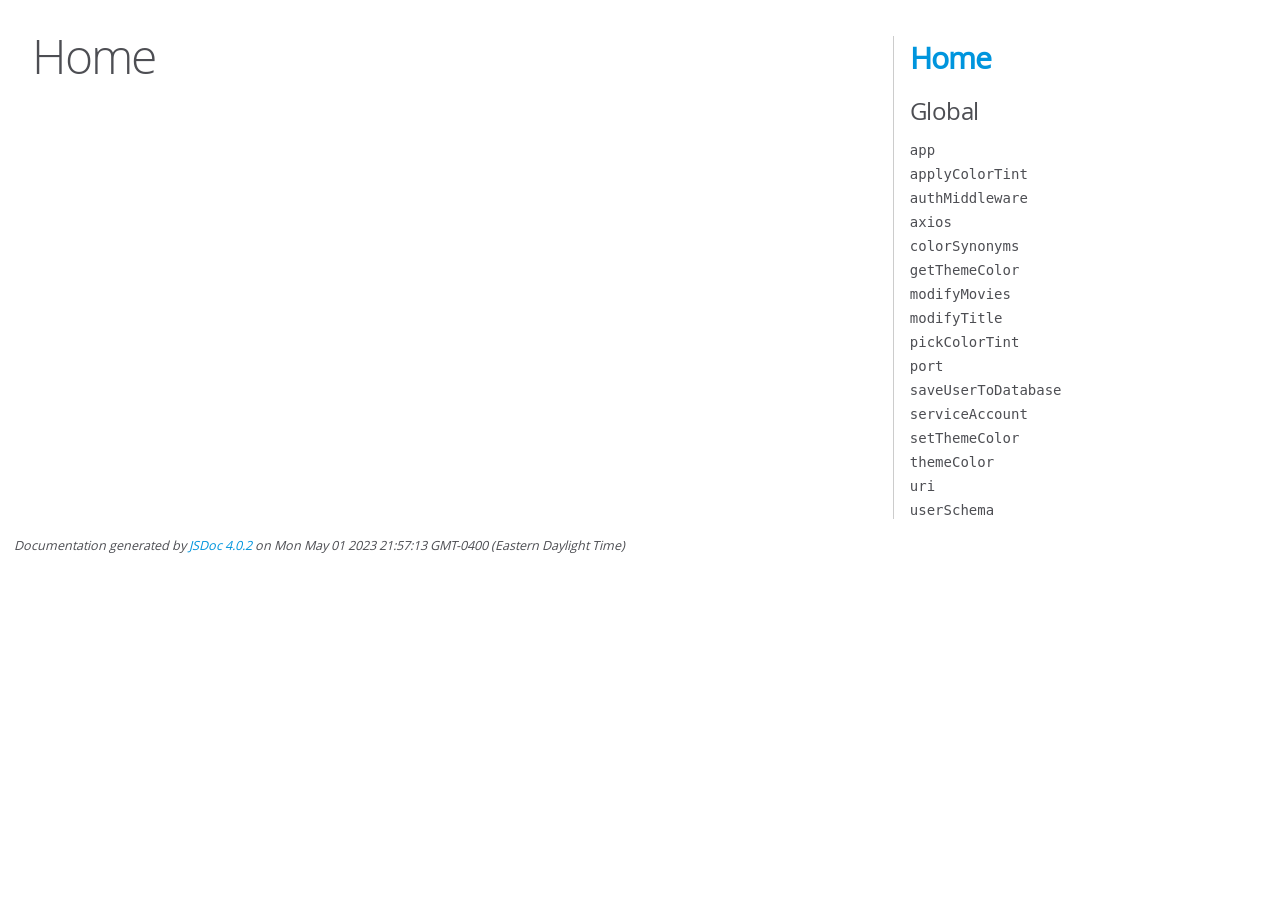
<file: docs/index.html>
<!DOCTYPE html>
<html lang="en">
<head>
    <meta charset="utf-8">
    <title>JSDoc: Home</title>

    <script src="scripts/prettify/prettify.js"> </script>
    <script src="scripts/prettify/lang-css.js"> </script>
    <!--[if lt IE 9]>
      <script src="//html5shiv.googlecode.com/svn/trunk/html5.js"></script>
    <![endif]-->
    <link type="text/css" rel="stylesheet" href="styles/prettify-tomorrow.css">
    <link type="text/css" rel="stylesheet" href="styles/jsdoc-default.css">
</head>

<body>

<div id="main">

    <h1 class="page-title">Home</h1>

    



    


    <h3> </h3>










    









</div>

<nav>
    <h2><a href="index.html">Home</a></h2><h3>Global</h3><ul><li><a href="global.html#app">app</a></li><li><a href="global.html#applyColorTint">applyColorTint</a></li><li><a href="global.html#authMiddleware">authMiddleware</a></li><li><a href="global.html#axios">axios</a></li><li><a href="global.html#colorSynonyms">colorSynonyms</a></li><li><a href="global.html#getThemeColor">getThemeColor</a></li><li><a href="global.html#modifyMovies">modifyMovies</a></li><li><a href="global.html#modifyTitle">modifyTitle</a></li><li><a href="global.html#pickColorTint">pickColorTint</a></li><li><a href="global.html#port">port</a></li><li><a href="global.html#saveUserToDatabase">saveUserToDatabase</a></li><li><a href="global.html#serviceAccount">serviceAccount</a></li><li><a href="global.html#setThemeColor">setThemeColor</a></li><li><a href="global.html#themeColor">themeColor</a></li><li><a href="global.html#uri">uri</a></li><li><a href="global.html#userSchema">userSchema</a></li></ul>
</nav>

<br class="clear">

<footer>
    Documentation generated by <a href="https://github.com/jsdoc/jsdoc">JSDoc 4.0.2</a> on Mon May 01 2023 21:57:13 GMT-0400 (Eastern Daylight Time)
</footer>

<script> prettyPrint(); </script>
<script src="scripts/linenumber.js"> </script>
</body>
</html>
</file>
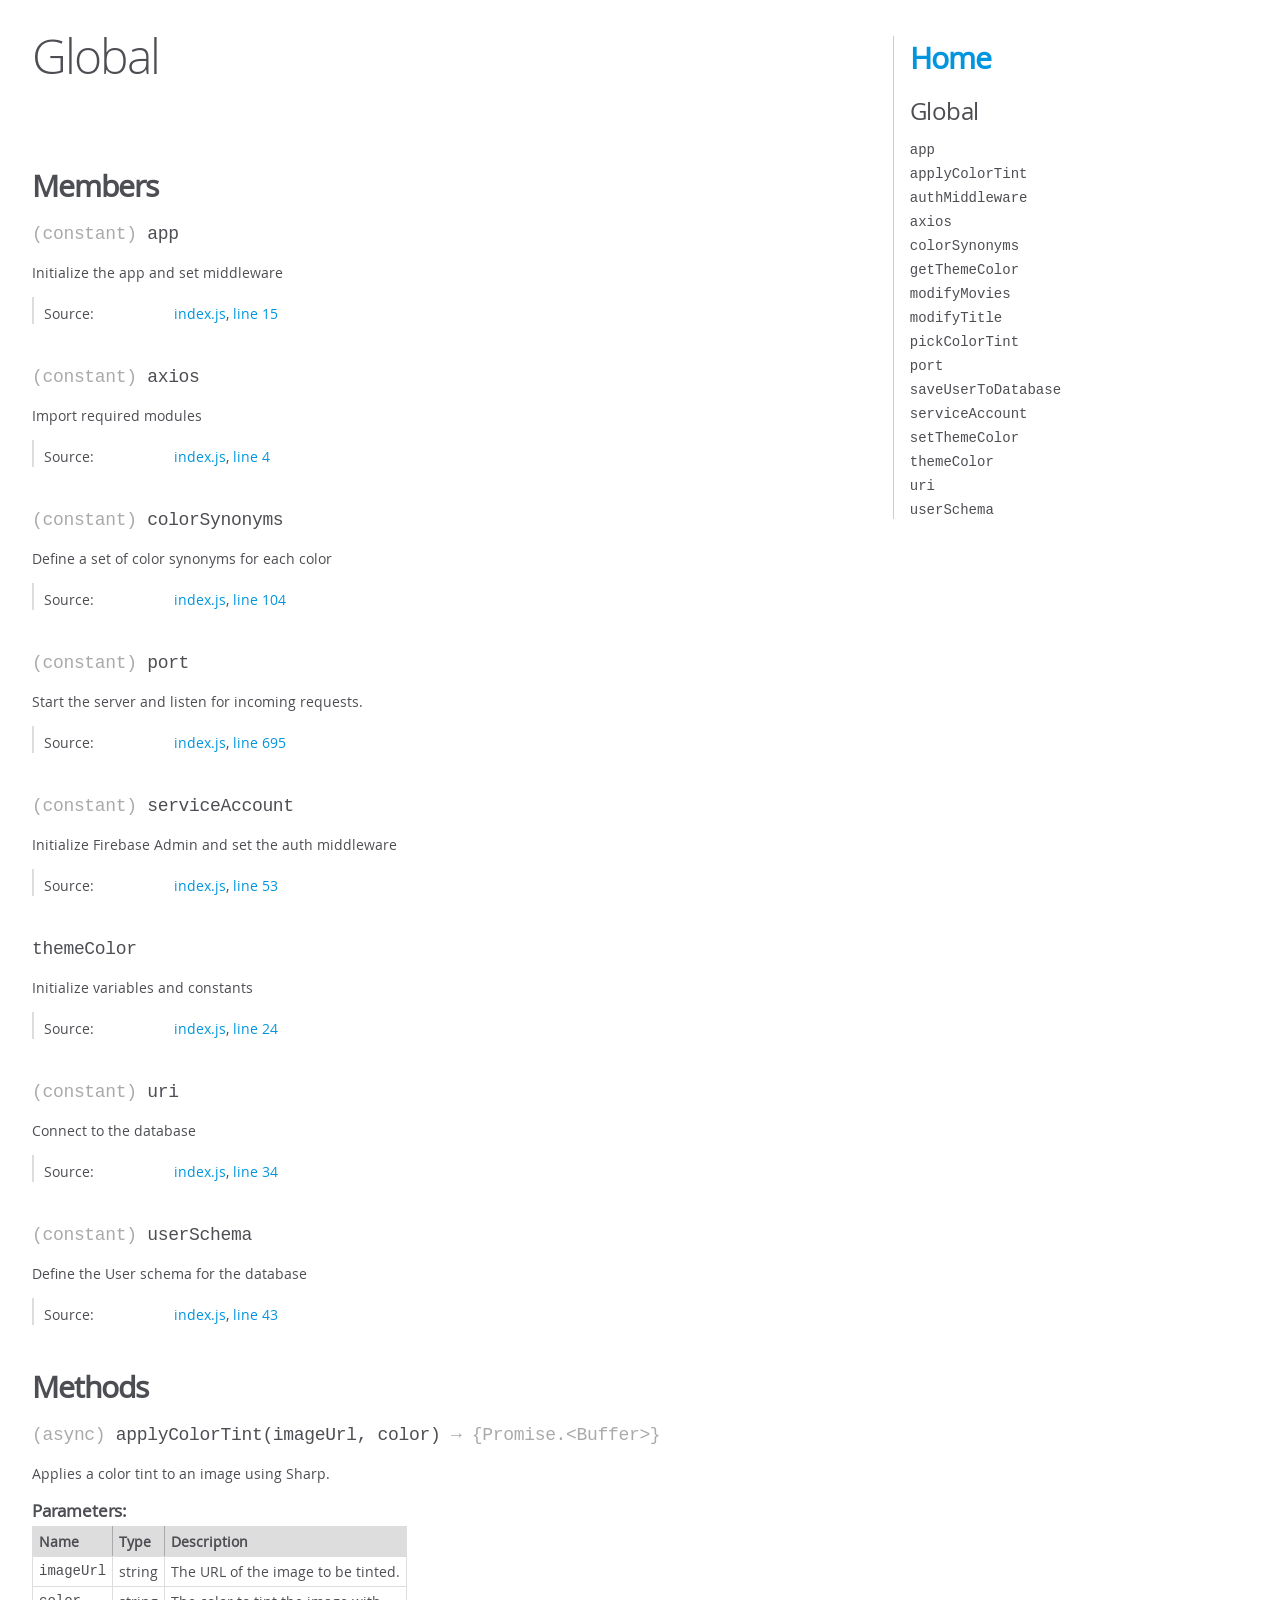
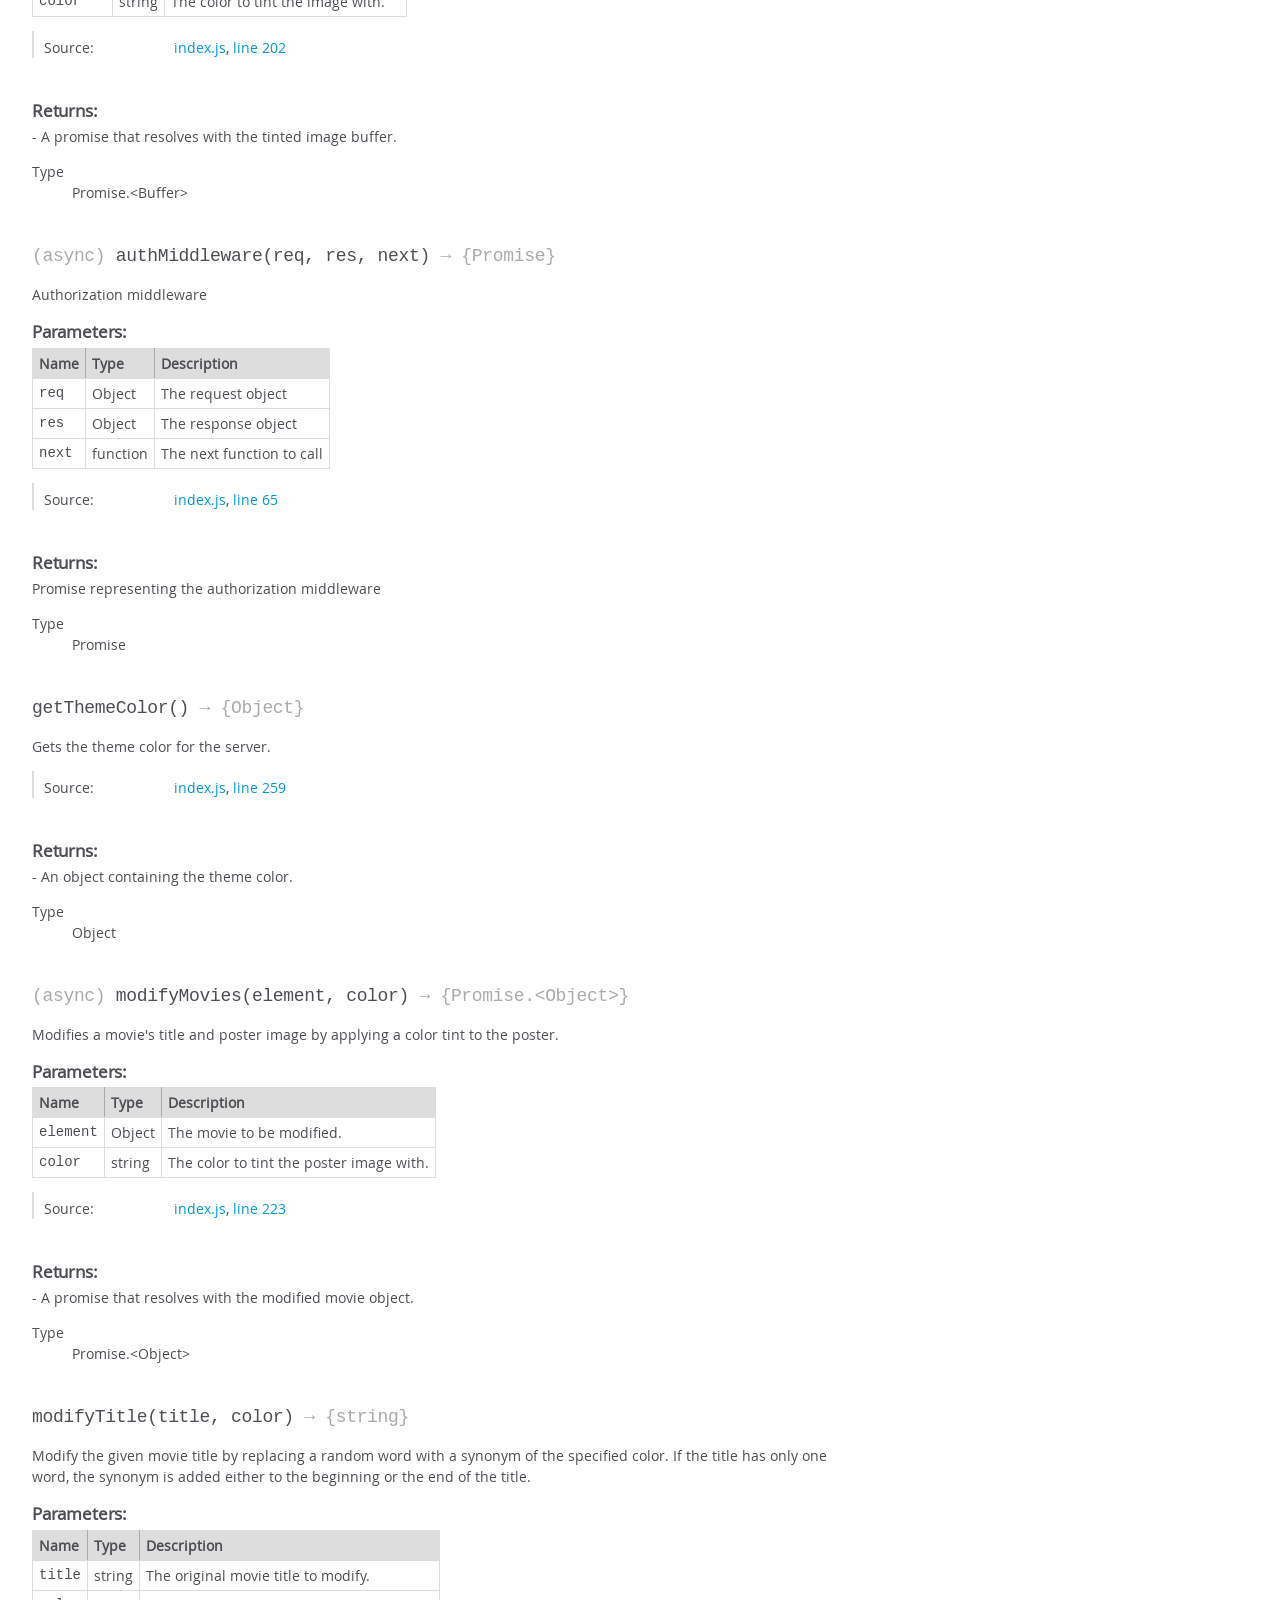
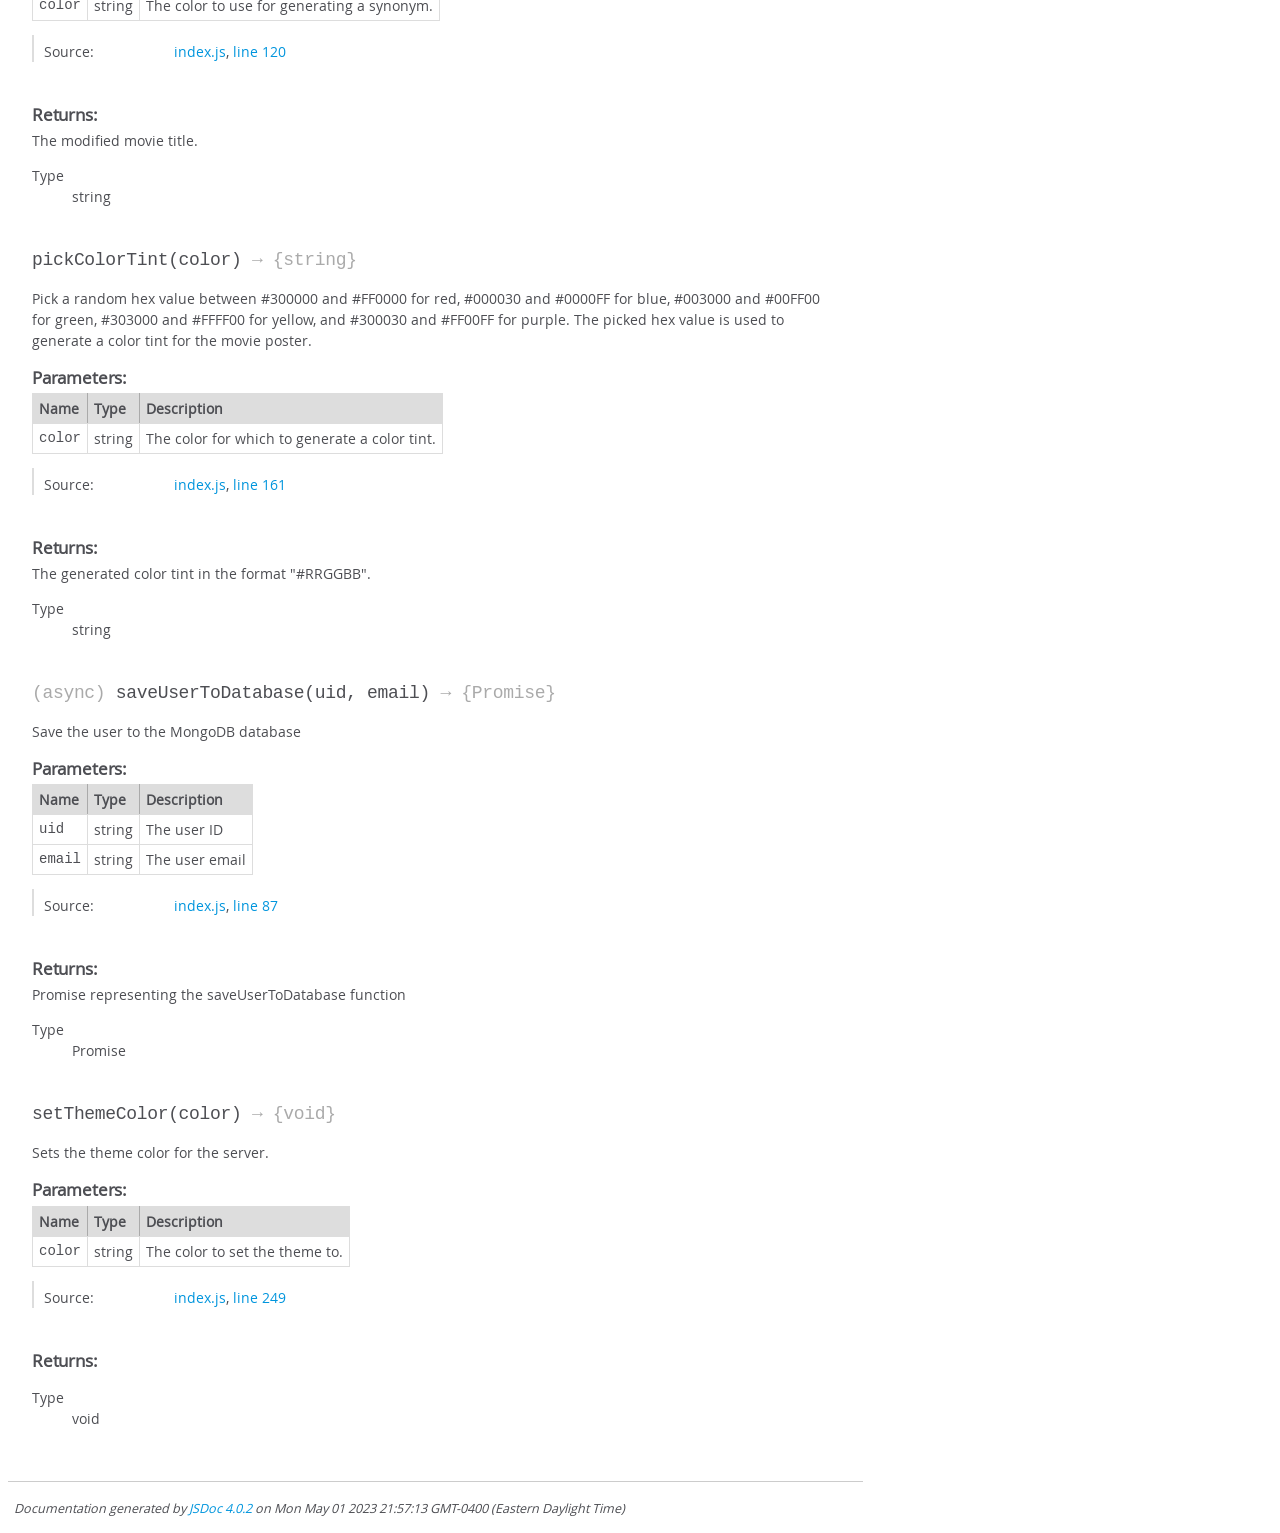
<file: docs/global.html>
<!DOCTYPE html>
<html lang="en">
<head>
    <meta charset="utf-8">
    <title>JSDoc: Global</title>

    <script src="scripts/prettify/prettify.js"> </script>
    <script src="scripts/prettify/lang-css.js"> </script>
    <!--[if lt IE 9]>
      <script src="//html5shiv.googlecode.com/svn/trunk/html5.js"></script>
    <![endif]-->
    <link type="text/css" rel="stylesheet" href="styles/prettify-tomorrow.css">
    <link type="text/css" rel="stylesheet" href="styles/jsdoc-default.css">
</head>

<body>

<div id="main">

    <h1 class="page-title">Global</h1>

    




<section>

<header>
    
        <h2></h2>
        
    
</header>

<article>
    <div class="container-overview">
    
        

        


<dl class="details">

    

    

    

    

    

    

    

    

    

    

    

    

    

    

    

    
</dl>


        
    
    </div>

    

    

    

    

    

    

    
        <h3 class="subsection-title">Members</h3>

        
            
<h4 class="name" id="app"><span class="type-signature">(constant) </span>app<span class="type-signature"></span></h4>




<div class="description">
    Initialize the app and set middleware
</div>







<dl class="details">

    

    

    

    

    

    

    

    

    

    

    

    

    
    <dt class="tag-source">Source:</dt>
    <dd class="tag-source"><ul class="dummy"><li>
        <a href="index.js.html">index.js</a>, <a href="index.js.html#line15">line 15</a>
    </li></ul></dd>
    

    

    

    
</dl>






        
            
<h4 class="name" id="axios"><span class="type-signature">(constant) </span>axios<span class="type-signature"></span></h4>




<div class="description">
    Import required modules
</div>







<dl class="details">

    

    

    

    

    

    

    

    

    

    

    

    

    
    <dt class="tag-source">Source:</dt>
    <dd class="tag-source"><ul class="dummy"><li>
        <a href="index.js.html">index.js</a>, <a href="index.js.html#line4">line 4</a>
    </li></ul></dd>
    

    

    

    
</dl>






        
            
<h4 class="name" id="colorSynonyms"><span class="type-signature">(constant) </span>colorSynonyms<span class="type-signature"></span></h4>




<div class="description">
    Define a set of color synonyms for each color
</div>







<dl class="details">

    

    

    

    

    

    

    

    

    

    

    

    

    
    <dt class="tag-source">Source:</dt>
    <dd class="tag-source"><ul class="dummy"><li>
        <a href="index.js.html">index.js</a>, <a href="index.js.html#line104">line 104</a>
    </li></ul></dd>
    

    

    

    
</dl>






        
            
<h4 class="name" id="port"><span class="type-signature">(constant) </span>port<span class="type-signature"></span></h4>




<div class="description">
    Start the server and listen for incoming requests.
</div>







<dl class="details">

    

    

    

    

    

    

    

    

    

    

    

    

    
    <dt class="tag-source">Source:</dt>
    <dd class="tag-source"><ul class="dummy"><li>
        <a href="index.js.html">index.js</a>, <a href="index.js.html#line695">line 695</a>
    </li></ul></dd>
    

    

    

    
</dl>






        
            
<h4 class="name" id="serviceAccount"><span class="type-signature">(constant) </span>serviceAccount<span class="type-signature"></span></h4>




<div class="description">
    Initialize Firebase Admin and set the auth middleware
</div>







<dl class="details">

    

    

    

    

    

    

    

    

    

    

    

    

    
    <dt class="tag-source">Source:</dt>
    <dd class="tag-source"><ul class="dummy"><li>
        <a href="index.js.html">index.js</a>, <a href="index.js.html#line53">line 53</a>
    </li></ul></dd>
    

    

    

    
</dl>






        
            
<h4 class="name" id="themeColor"><span class="type-signature"></span>themeColor<span class="type-signature"></span></h4>




<div class="description">
    Initialize variables and constants
</div>







<dl class="details">

    

    

    

    

    

    

    

    

    

    

    

    

    
    <dt class="tag-source">Source:</dt>
    <dd class="tag-source"><ul class="dummy"><li>
        <a href="index.js.html">index.js</a>, <a href="index.js.html#line24">line 24</a>
    </li></ul></dd>
    

    

    

    
</dl>






        
            
<h4 class="name" id="uri"><span class="type-signature">(constant) </span>uri<span class="type-signature"></span></h4>




<div class="description">
    Connect to the database
</div>







<dl class="details">

    

    

    

    

    

    

    

    

    

    

    

    

    
    <dt class="tag-source">Source:</dt>
    <dd class="tag-source"><ul class="dummy"><li>
        <a href="index.js.html">index.js</a>, <a href="index.js.html#line34">line 34</a>
    </li></ul></dd>
    

    

    

    
</dl>






        
            
<h4 class="name" id="userSchema"><span class="type-signature">(constant) </span>userSchema<span class="type-signature"></span></h4>




<div class="description">
    Define the User schema for the database
</div>







<dl class="details">

    

    

    

    

    

    

    

    

    

    

    

    

    
    <dt class="tag-source">Source:</dt>
    <dd class="tag-source"><ul class="dummy"><li>
        <a href="index.js.html">index.js</a>, <a href="index.js.html#line43">line 43</a>
    </li></ul></dd>
    

    

    

    
</dl>






        
    

    
        <h3 class="subsection-title">Methods</h3>

        
            

    

    
    <h4 class="name" id="applyColorTint"><span class="type-signature">(async) </span>applyColorTint<span class="signature">(imageUrl, color)</span><span class="type-signature"> &rarr; {Promise.&lt;Buffer>}</span></h4>
    

    



<div class="description">
    Applies a color tint to an image using Sharp.
</div>









    <h5>Parameters:</h5>
    

<table class="params">
    <thead>
    <tr>
        
        <th>Name</th>
        

        <th>Type</th>

        

        

        <th class="last">Description</th>
    </tr>
    </thead>

    <tbody>
    

        <tr>
            
                <td class="name"><code>imageUrl</code></td>
            

            <td class="type">
            
                
<span class="param-type">string</span>


            
            </td>

            

            

            <td class="description last">The URL of the image to be tinted.</td>
        </tr>

    

        <tr>
            
                <td class="name"><code>color</code></td>
            

            <td class="type">
            
                
<span class="param-type">string</span>


            
            </td>

            

            

            <td class="description last">The color to tint the image with.</td>
        </tr>

    
    </tbody>
</table>






<dl class="details">

    

    

    

    

    

    

    

    

    

    

    

    

    
    <dt class="tag-source">Source:</dt>
    <dd class="tag-source"><ul class="dummy"><li>
        <a href="index.js.html">index.js</a>, <a href="index.js.html#line202">line 202</a>
    </li></ul></dd>
    

    

    

    
</dl>















<h5>Returns:</h5>

        
<div class="param-desc">
    - A promise that resolves with the tinted image buffer.
</div>



<dl>
    <dt>
        Type
    </dt>
    <dd>
        
<span class="param-type">Promise.&lt;Buffer></span>


    </dd>
</dl>

    





        
            

    

    
    <h4 class="name" id="authMiddleware"><span class="type-signature">(async) </span>authMiddleware<span class="signature">(req, res, next)</span><span class="type-signature"> &rarr; {Promise}</span></h4>
    

    



<div class="description">
    Authorization middleware
</div>









    <h5>Parameters:</h5>
    

<table class="params">
    <thead>
    <tr>
        
        <th>Name</th>
        

        <th>Type</th>

        

        

        <th class="last">Description</th>
    </tr>
    </thead>

    <tbody>
    

        <tr>
            
                <td class="name"><code>req</code></td>
            

            <td class="type">
            
                
<span class="param-type">Object</span>


            
            </td>

            

            

            <td class="description last">The request object</td>
        </tr>

    

        <tr>
            
                <td class="name"><code>res</code></td>
            

            <td class="type">
            
                
<span class="param-type">Object</span>


            
            </td>

            

            

            <td class="description last">The response object</td>
        </tr>

    

        <tr>
            
                <td class="name"><code>next</code></td>
            

            <td class="type">
            
                
<span class="param-type">function</span>


            
            </td>

            

            

            <td class="description last">The next function to call</td>
        </tr>

    
    </tbody>
</table>






<dl class="details">

    

    

    

    

    

    

    

    

    

    

    

    

    
    <dt class="tag-source">Source:</dt>
    <dd class="tag-source"><ul class="dummy"><li>
        <a href="index.js.html">index.js</a>, <a href="index.js.html#line65">line 65</a>
    </li></ul></dd>
    

    

    

    
</dl>















<h5>Returns:</h5>

        
<div class="param-desc">
    Promise representing the authorization middleware
</div>



<dl>
    <dt>
        Type
    </dt>
    <dd>
        
<span class="param-type">Promise</span>


    </dd>
</dl>

    





        
            

    

    
    <h4 class="name" id="getThemeColor"><span class="type-signature"></span>getThemeColor<span class="signature">()</span><span class="type-signature"> &rarr; {Object}</span></h4>
    

    



<div class="description">
    Gets the theme color for the server.
</div>













<dl class="details">

    

    

    

    

    

    

    

    

    

    

    

    

    
    <dt class="tag-source">Source:</dt>
    <dd class="tag-source"><ul class="dummy"><li>
        <a href="index.js.html">index.js</a>, <a href="index.js.html#line259">line 259</a>
    </li></ul></dd>
    

    

    

    
</dl>















<h5>Returns:</h5>

        
<div class="param-desc">
    - An object containing the theme color.
</div>



<dl>
    <dt>
        Type
    </dt>
    <dd>
        
<span class="param-type">Object</span>


    </dd>
</dl>

    





        
            

    

    
    <h4 class="name" id="modifyMovies"><span class="type-signature">(async) </span>modifyMovies<span class="signature">(element, color)</span><span class="type-signature"> &rarr; {Promise.&lt;Object>}</span></h4>
    

    



<div class="description">
    Modifies a movie's title and poster image by applying a color tint to the poster.
</div>









    <h5>Parameters:</h5>
    

<table class="params">
    <thead>
    <tr>
        
        <th>Name</th>
        

        <th>Type</th>

        

        

        <th class="last">Description</th>
    </tr>
    </thead>

    <tbody>
    

        <tr>
            
                <td class="name"><code>element</code></td>
            

            <td class="type">
            
                
<span class="param-type">Object</span>


            
            </td>

            

            

            <td class="description last">The movie to be modified.</td>
        </tr>

    

        <tr>
            
                <td class="name"><code>color</code></td>
            

            <td class="type">
            
                
<span class="param-type">string</span>


            
            </td>

            

            

            <td class="description last">The color to tint the poster image with.</td>
        </tr>

    
    </tbody>
</table>






<dl class="details">

    

    

    

    

    

    

    

    

    

    

    

    

    
    <dt class="tag-source">Source:</dt>
    <dd class="tag-source"><ul class="dummy"><li>
        <a href="index.js.html">index.js</a>, <a href="index.js.html#line223">line 223</a>
    </li></ul></dd>
    

    

    

    
</dl>















<h5>Returns:</h5>

        
<div class="param-desc">
    - A promise that resolves with the modified movie object.
</div>



<dl>
    <dt>
        Type
    </dt>
    <dd>
        
<span class="param-type">Promise.&lt;Object></span>


    </dd>
</dl>

    





        
            

    

    
    <h4 class="name" id="modifyTitle"><span class="type-signature"></span>modifyTitle<span class="signature">(title, color)</span><span class="type-signature"> &rarr; {string}</span></h4>
    

    



<div class="description">
    Modify the given movie title by replacing a random word with a synonym of the specified color.If the title has only one word, the synonym is added either to the beginning or the end of the title.
</div>









    <h5>Parameters:</h5>
    

<table class="params">
    <thead>
    <tr>
        
        <th>Name</th>
        

        <th>Type</th>

        

        

        <th class="last">Description</th>
    </tr>
    </thead>

    <tbody>
    

        <tr>
            
                <td class="name"><code>title</code></td>
            

            <td class="type">
            
                
<span class="param-type">string</span>


            
            </td>

            

            

            <td class="description last">The original movie title to modify.</td>
        </tr>

    

        <tr>
            
                <td class="name"><code>color</code></td>
            

            <td class="type">
            
                
<span class="param-type">string</span>


            
            </td>

            

            

            <td class="description last">The color to use for generating a synonym.</td>
        </tr>

    
    </tbody>
</table>






<dl class="details">

    

    

    

    

    

    

    

    

    

    

    

    

    
    <dt class="tag-source">Source:</dt>
    <dd class="tag-source"><ul class="dummy"><li>
        <a href="index.js.html">index.js</a>, <a href="index.js.html#line120">line 120</a>
    </li></ul></dd>
    

    

    

    
</dl>















<h5>Returns:</h5>

        
<div class="param-desc">
    The modified movie title.
</div>



<dl>
    <dt>
        Type
    </dt>
    <dd>
        
<span class="param-type">string</span>


    </dd>
</dl>

    





        
            

    

    
    <h4 class="name" id="pickColorTint"><span class="type-signature"></span>pickColorTint<span class="signature">(color)</span><span class="type-signature"> &rarr; {string}</span></h4>
    

    



<div class="description">
    Pick a random hex value between #300000 and #FF0000 for red, #000030 and #0000FF for blue,#003000 and #00FF00 for green, #303000 and #FFFF00 for yellow, and #300030 and #FF00FF for purple.The picked hex value is used to generate a color tint for the movie poster.
</div>









    <h5>Parameters:</h5>
    

<table class="params">
    <thead>
    <tr>
        
        <th>Name</th>
        

        <th>Type</th>

        

        

        <th class="last">Description</th>
    </tr>
    </thead>

    <tbody>
    

        <tr>
            
                <td class="name"><code>color</code></td>
            

            <td class="type">
            
                
<span class="param-type">string</span>


            
            </td>

            

            

            <td class="description last">The color for which to generate a color tint.</td>
        </tr>

    
    </tbody>
</table>






<dl class="details">

    

    

    

    

    

    

    

    

    

    

    

    

    
    <dt class="tag-source">Source:</dt>
    <dd class="tag-source"><ul class="dummy"><li>
        <a href="index.js.html">index.js</a>, <a href="index.js.html#line161">line 161</a>
    </li></ul></dd>
    

    

    

    
</dl>















<h5>Returns:</h5>

        
<div class="param-desc">
    The generated color tint in the format "#RRGGBB".
</div>



<dl>
    <dt>
        Type
    </dt>
    <dd>
        
<span class="param-type">string</span>


    </dd>
</dl>

    





        
            

    

    
    <h4 class="name" id="saveUserToDatabase"><span class="type-signature">(async) </span>saveUserToDatabase<span class="signature">(uid, email)</span><span class="type-signature"> &rarr; {Promise}</span></h4>
    

    



<div class="description">
    Save the user to the MongoDB database
</div>









    <h5>Parameters:</h5>
    

<table class="params">
    <thead>
    <tr>
        
        <th>Name</th>
        

        <th>Type</th>

        

        

        <th class="last">Description</th>
    </tr>
    </thead>

    <tbody>
    

        <tr>
            
                <td class="name"><code>uid</code></td>
            

            <td class="type">
            
                
<span class="param-type">string</span>


            
            </td>

            

            

            <td class="description last">The user ID</td>
        </tr>

    

        <tr>
            
                <td class="name"><code>email</code></td>
            

            <td class="type">
            
                
<span class="param-type">string</span>


            
            </td>

            

            

            <td class="description last">The user email</td>
        </tr>

    
    </tbody>
</table>






<dl class="details">

    

    

    

    

    

    

    

    

    

    

    

    

    
    <dt class="tag-source">Source:</dt>
    <dd class="tag-source"><ul class="dummy"><li>
        <a href="index.js.html">index.js</a>, <a href="index.js.html#line87">line 87</a>
    </li></ul></dd>
    

    

    

    
</dl>















<h5>Returns:</h5>

        
<div class="param-desc">
    Promise representing the saveUserToDatabase function
</div>



<dl>
    <dt>
        Type
    </dt>
    <dd>
        
<span class="param-type">Promise</span>


    </dd>
</dl>

    





        
            

    

    
    <h4 class="name" id="setThemeColor"><span class="type-signature"></span>setThemeColor<span class="signature">(color)</span><span class="type-signature"> &rarr; {void}</span></h4>
    

    



<div class="description">
    Sets the theme color for the server.
</div>









    <h5>Parameters:</h5>
    

<table class="params">
    <thead>
    <tr>
        
        <th>Name</th>
        

        <th>Type</th>

        

        

        <th class="last">Description</th>
    </tr>
    </thead>

    <tbody>
    

        <tr>
            
                <td class="name"><code>color</code></td>
            

            <td class="type">
            
                
<span class="param-type">string</span>


            
            </td>

            

            

            <td class="description last">The color to set the theme to.</td>
        </tr>

    
    </tbody>
</table>






<dl class="details">

    

    

    

    

    

    

    

    

    

    

    

    

    
    <dt class="tag-source">Source:</dt>
    <dd class="tag-source"><ul class="dummy"><li>
        <a href="index.js.html">index.js</a>, <a href="index.js.html#line249">line 249</a>
    </li></ul></dd>
    

    

    

    
</dl>















<h5>Returns:</h5>

        


<dl>
    <dt>
        Type
    </dt>
    <dd>
        
<span class="param-type">void</span>


    </dd>
</dl>

    





        
    

    

    
</article>

</section>




</div>

<nav>
    <h2><a href="index.html">Home</a></h2><h3>Global</h3><ul><li><a href="global.html#app">app</a></li><li><a href="global.html#applyColorTint">applyColorTint</a></li><li><a href="global.html#authMiddleware">authMiddleware</a></li><li><a href="global.html#axios">axios</a></li><li><a href="global.html#colorSynonyms">colorSynonyms</a></li><li><a href="global.html#getThemeColor">getThemeColor</a></li><li><a href="global.html#modifyMovies">modifyMovies</a></li><li><a href="global.html#modifyTitle">modifyTitle</a></li><li><a href="global.html#pickColorTint">pickColorTint</a></li><li><a href="global.html#port">port</a></li><li><a href="global.html#saveUserToDatabase">saveUserToDatabase</a></li><li><a href="global.html#serviceAccount">serviceAccount</a></li><li><a href="global.html#setThemeColor">setThemeColor</a></li><li><a href="global.html#themeColor">themeColor</a></li><li><a href="global.html#uri">uri</a></li><li><a href="global.html#userSchema">userSchema</a></li></ul>
</nav>

<br class="clear">

<footer>
    Documentation generated by <a href="https://github.com/jsdoc/jsdoc">JSDoc 4.0.2</a> on Mon May 01 2023 21:57:13 GMT-0400 (Eastern Daylight Time)
</footer>

<script> prettyPrint(); </script>
<script src="scripts/linenumber.js"> </script>
</body>
</html>
</file>
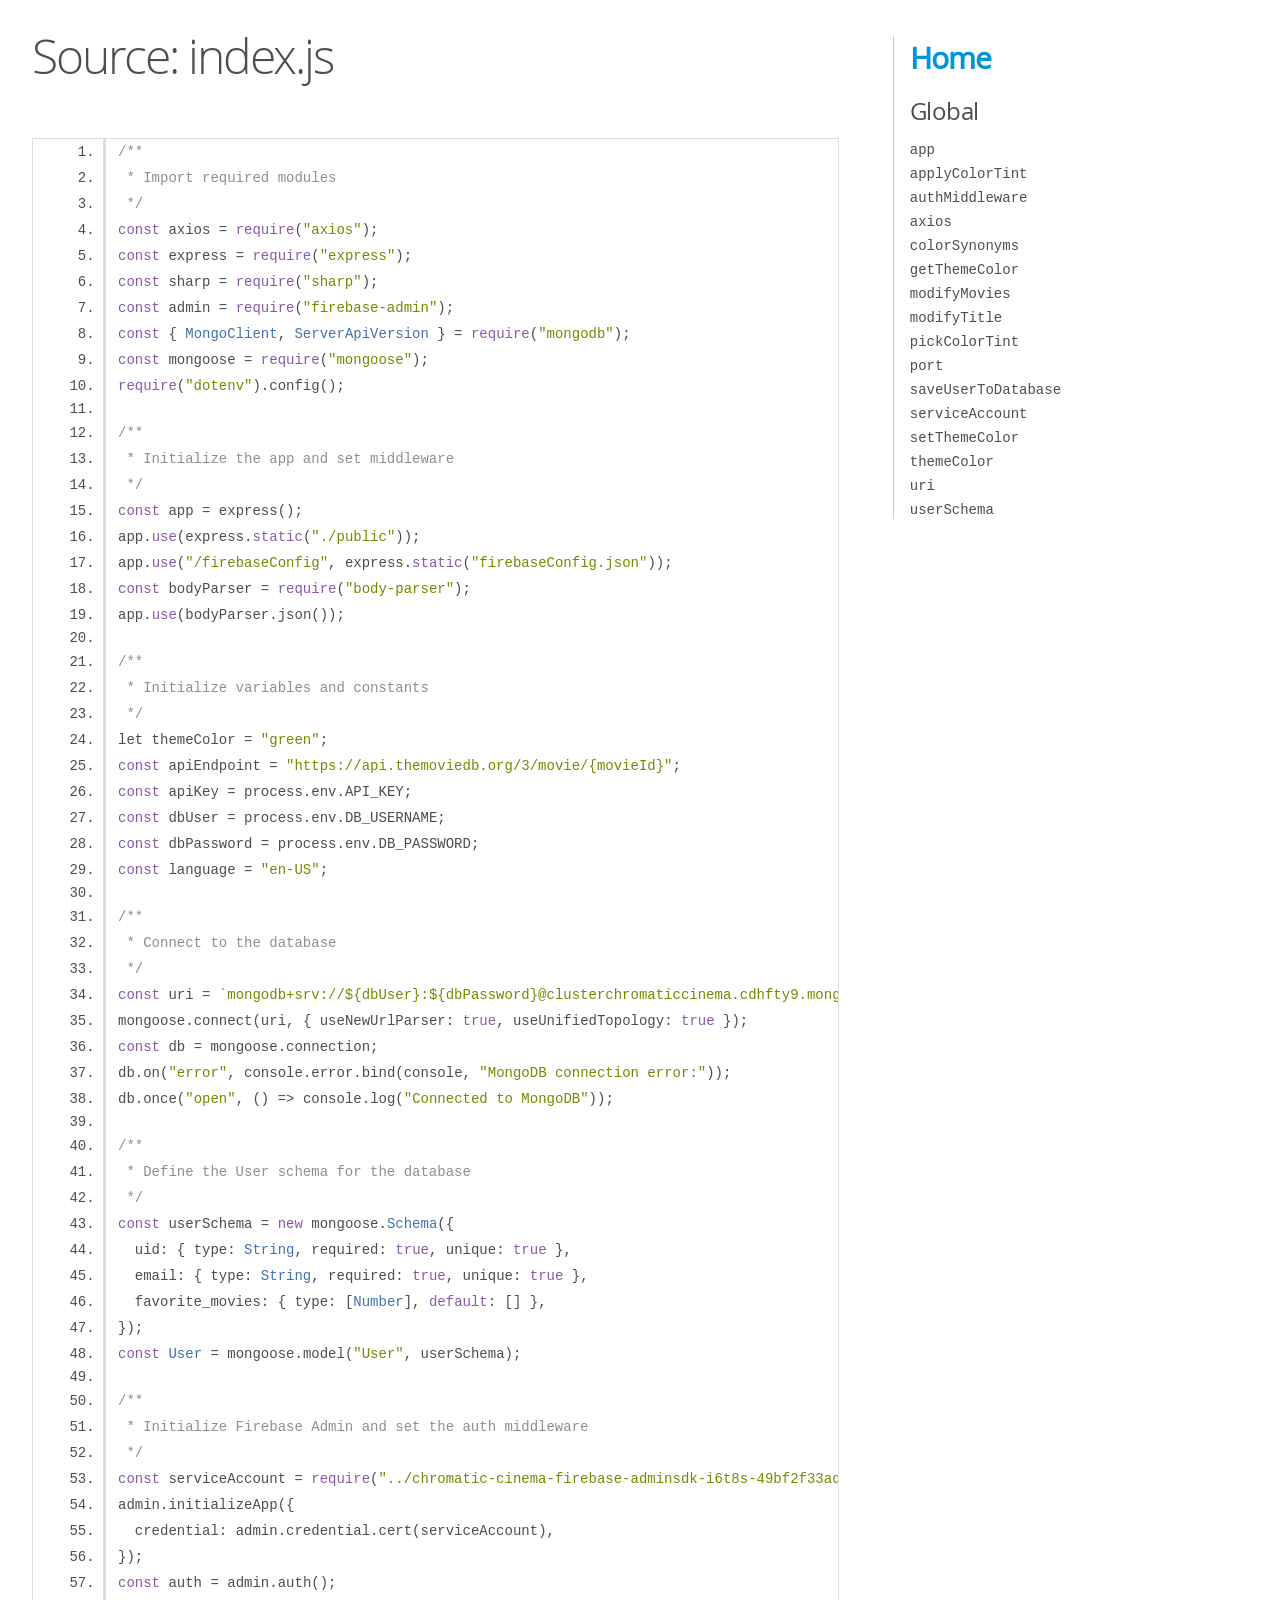
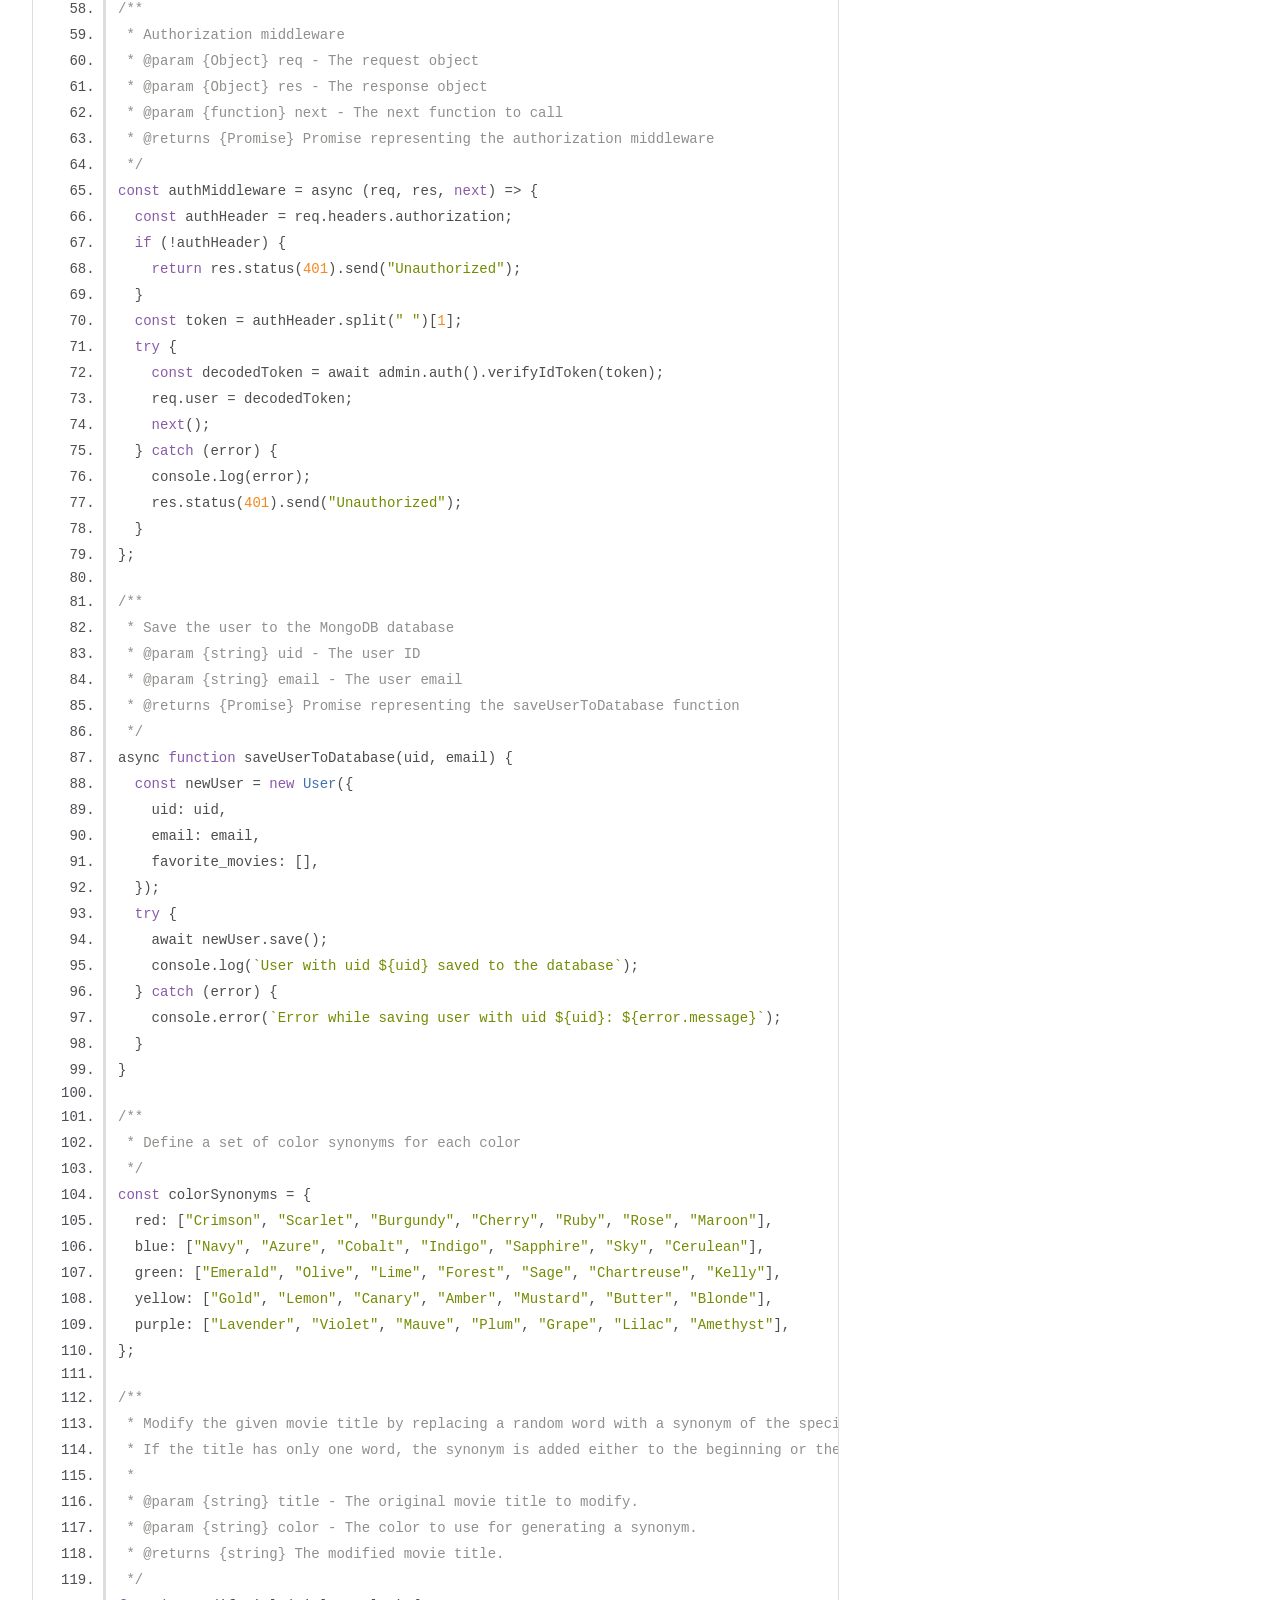
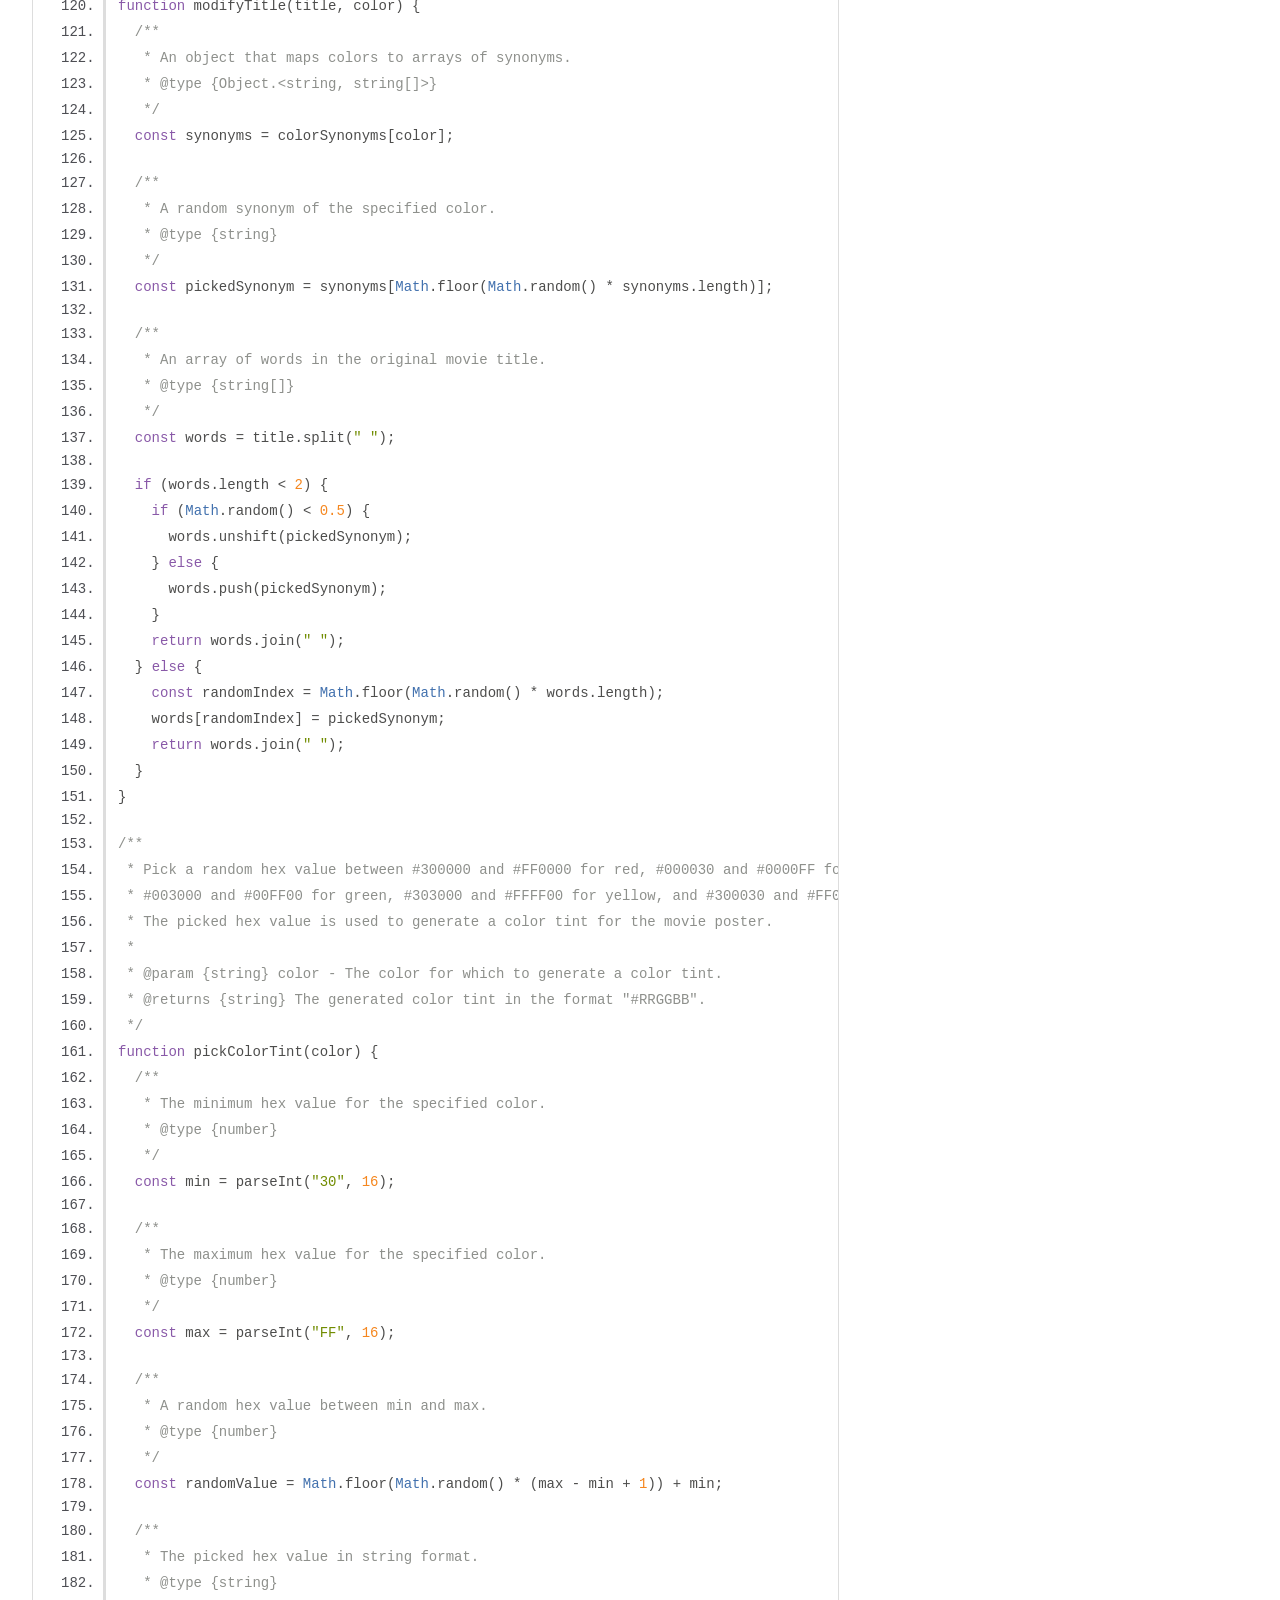
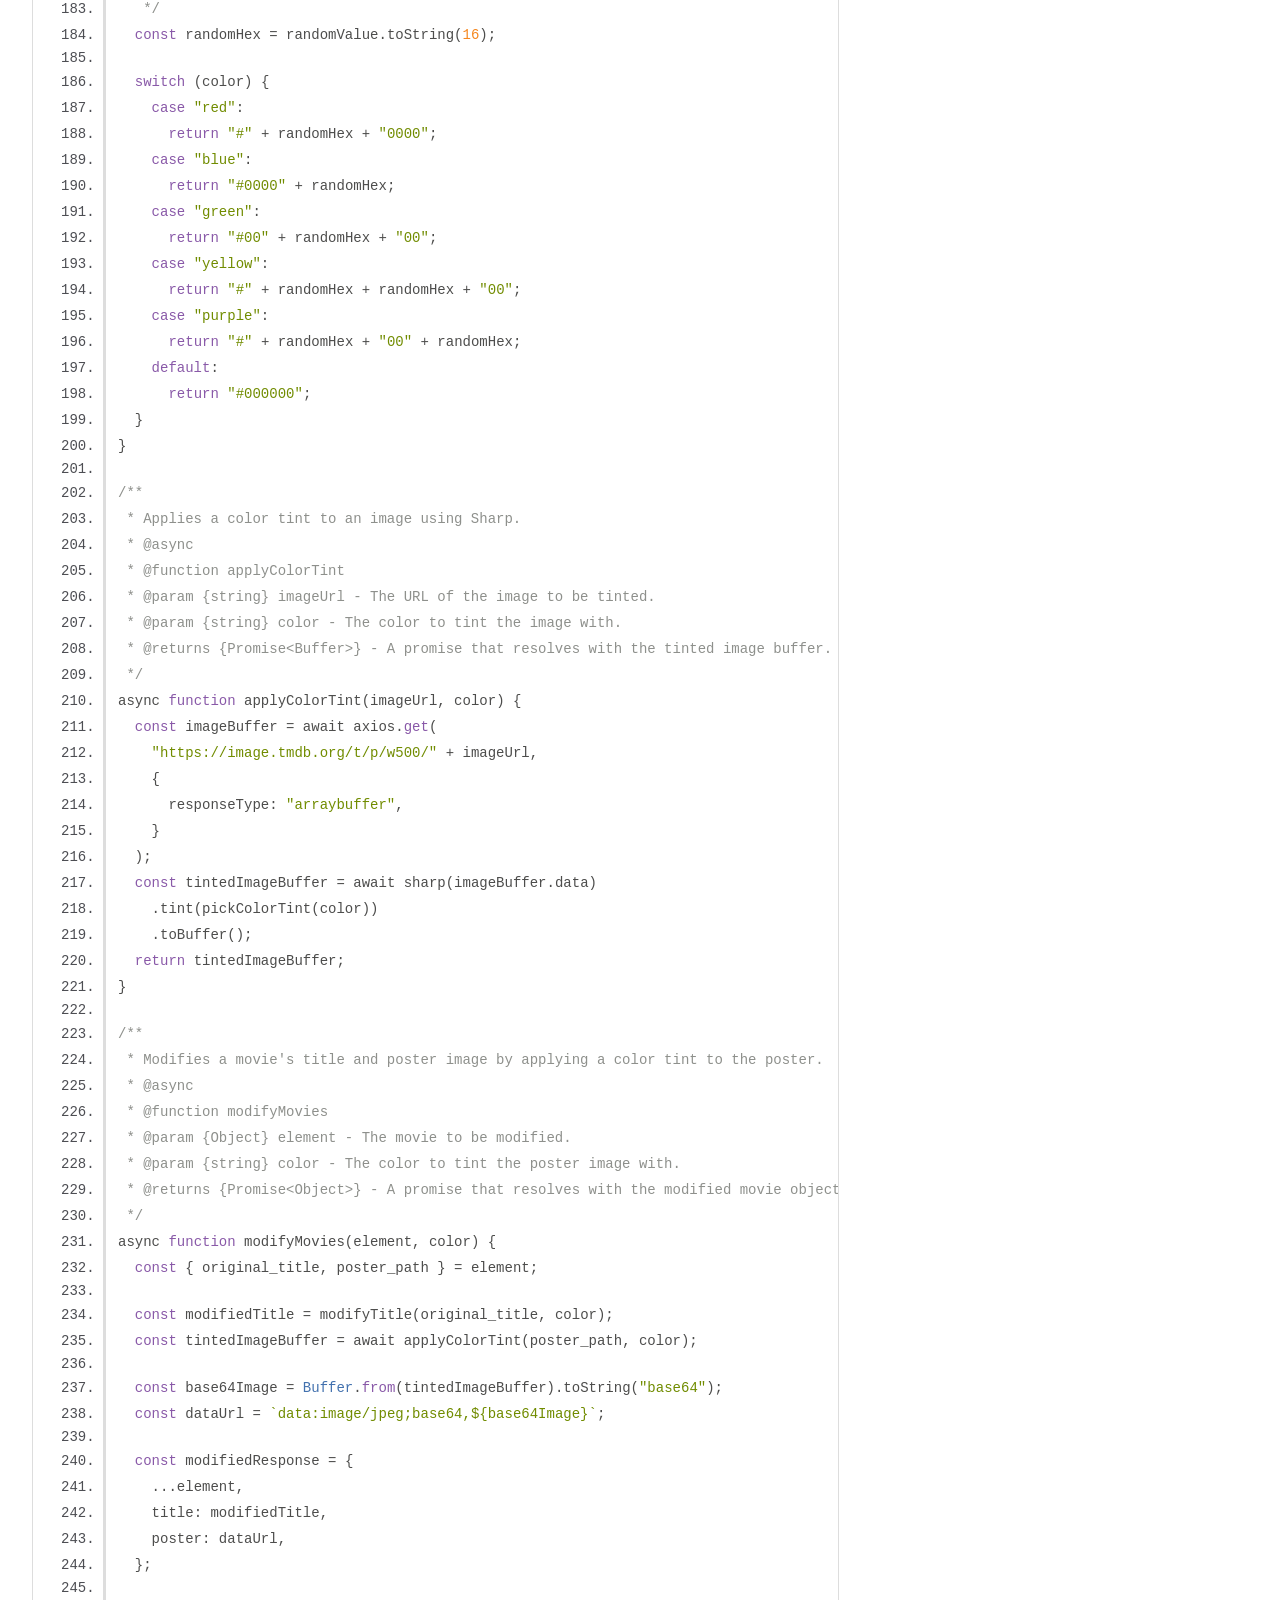
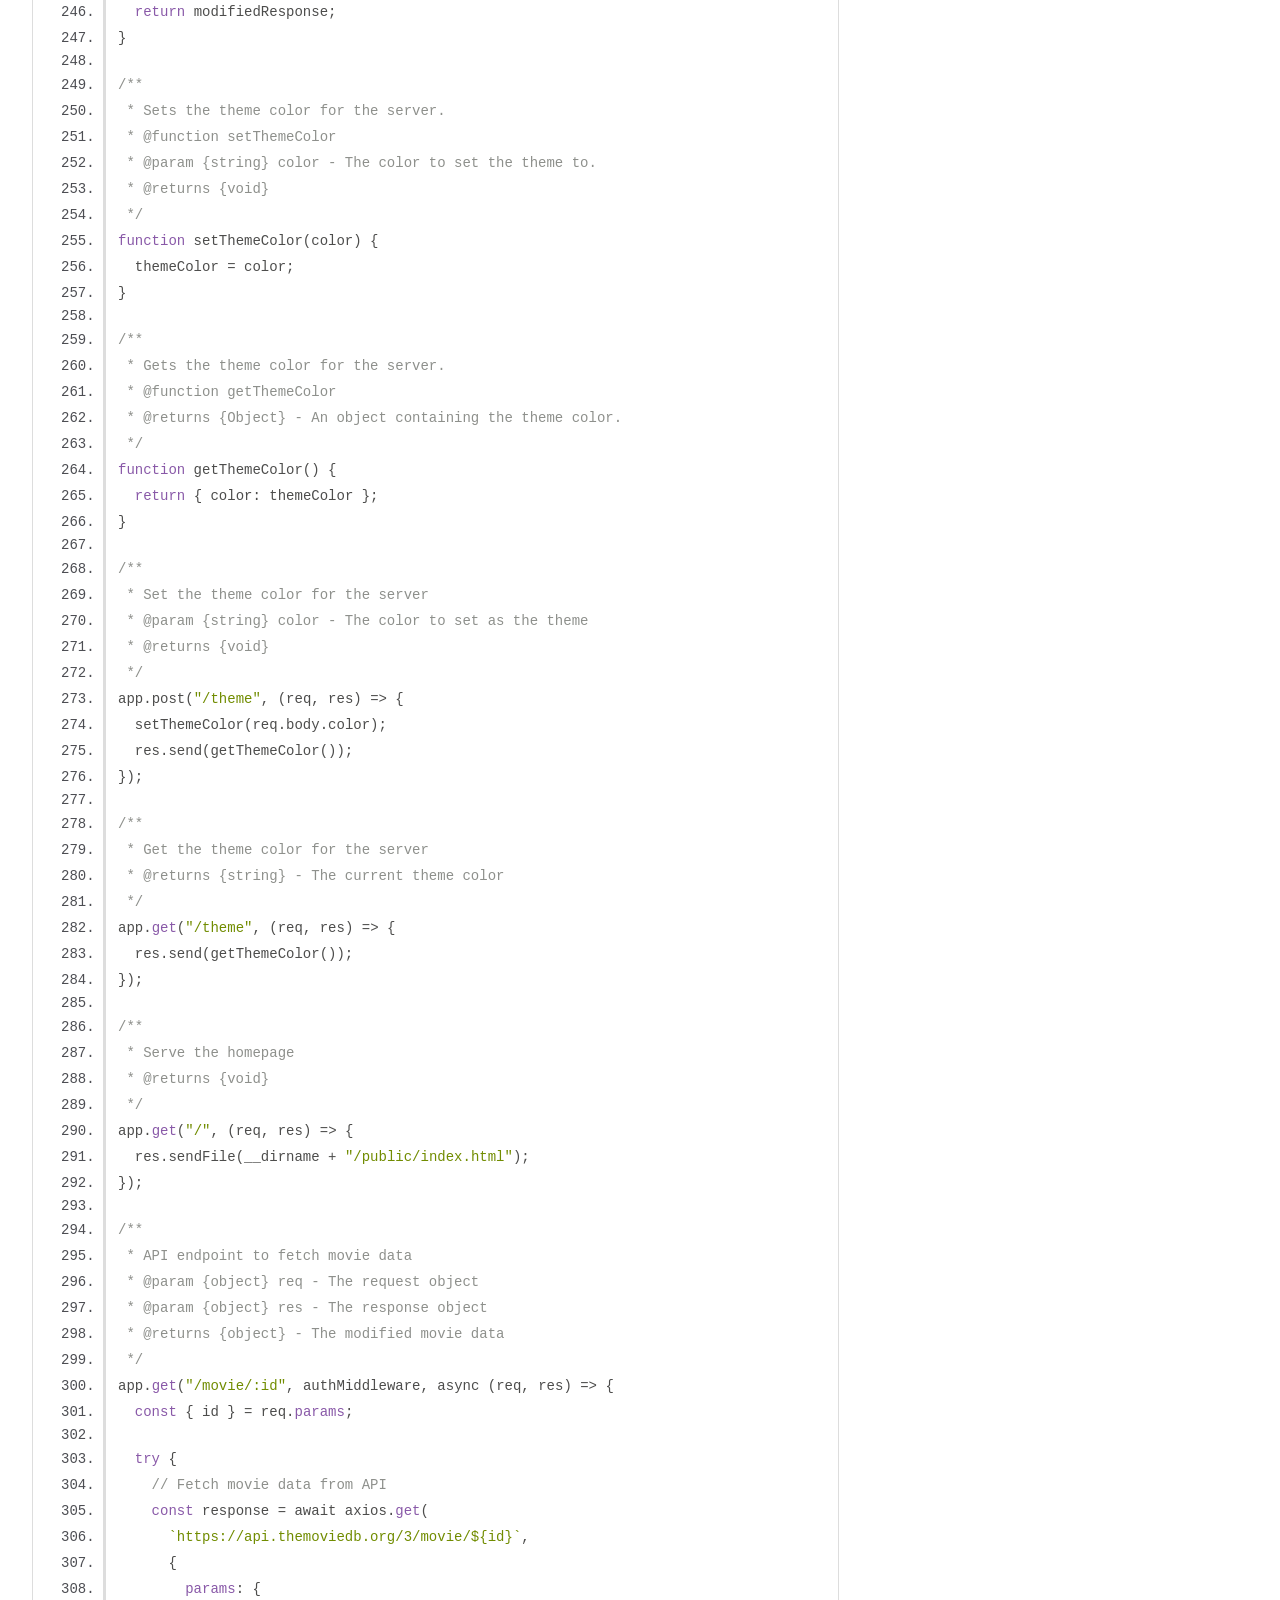
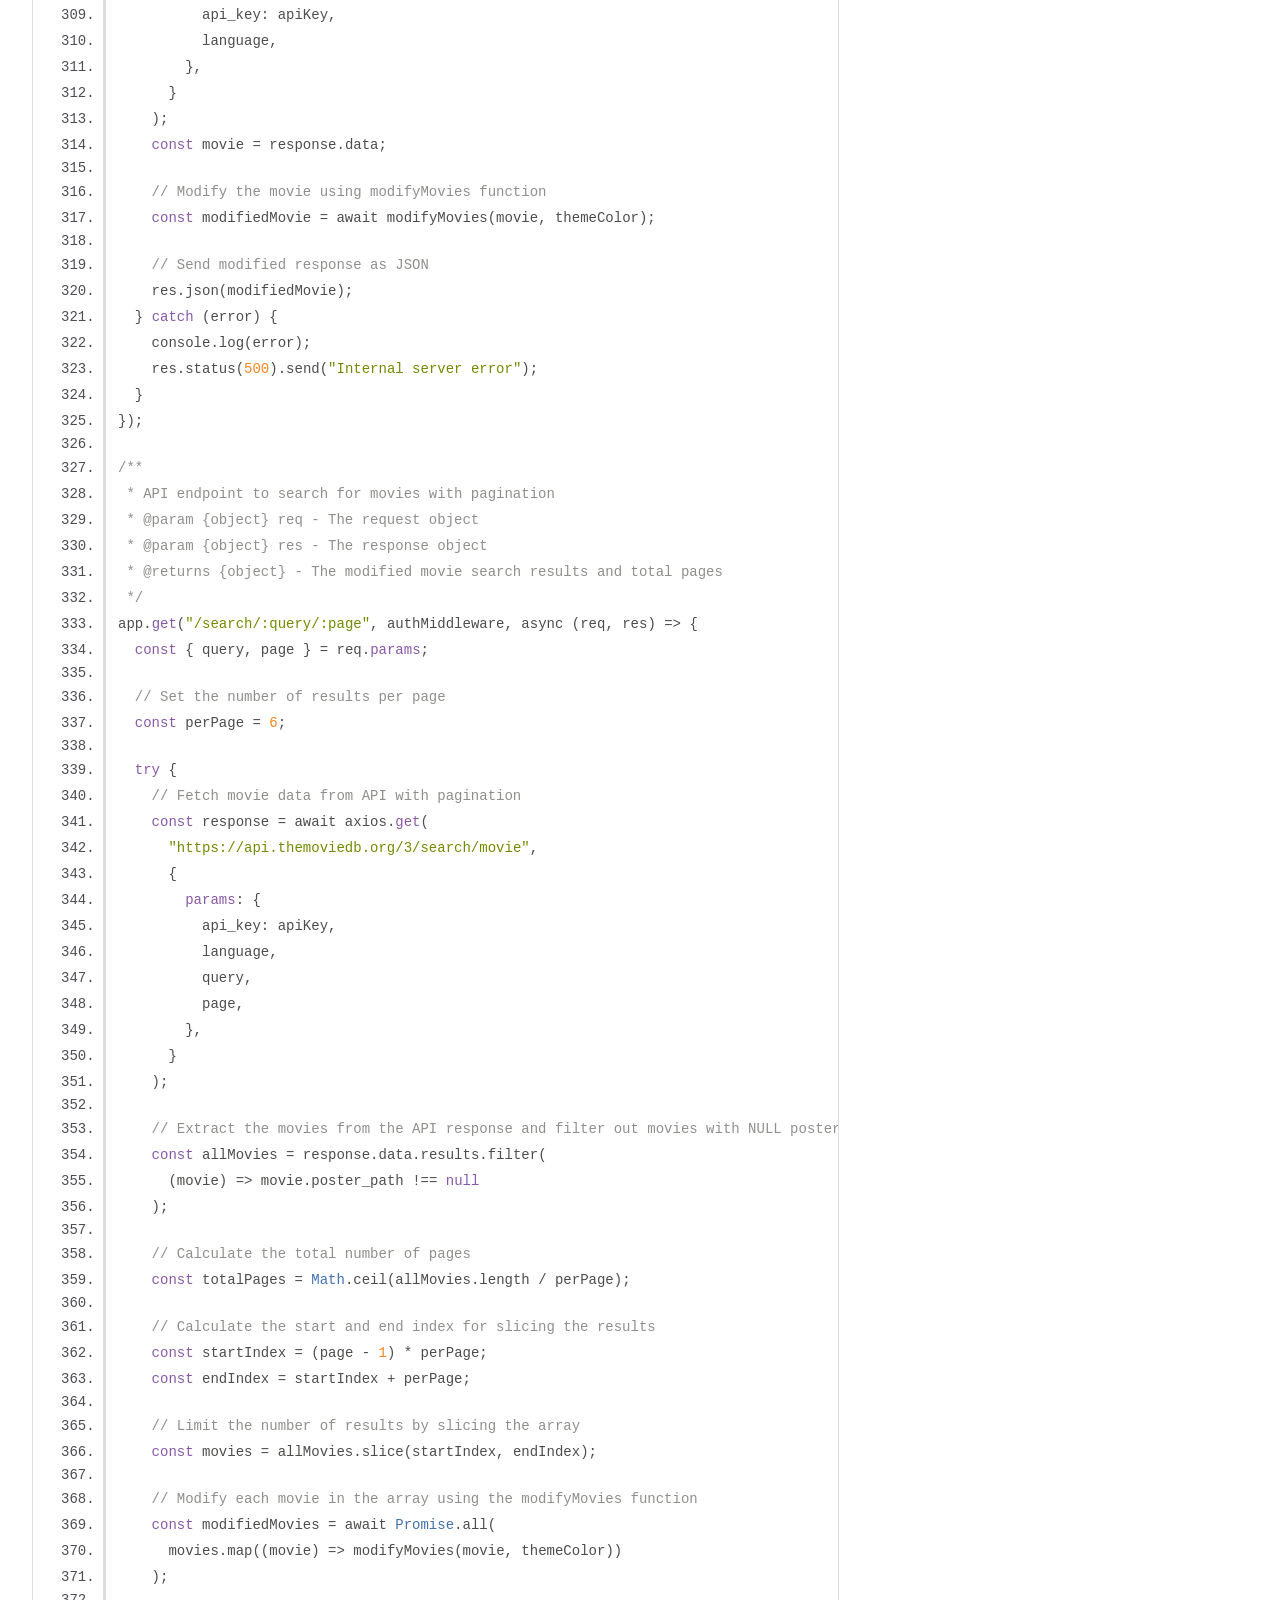
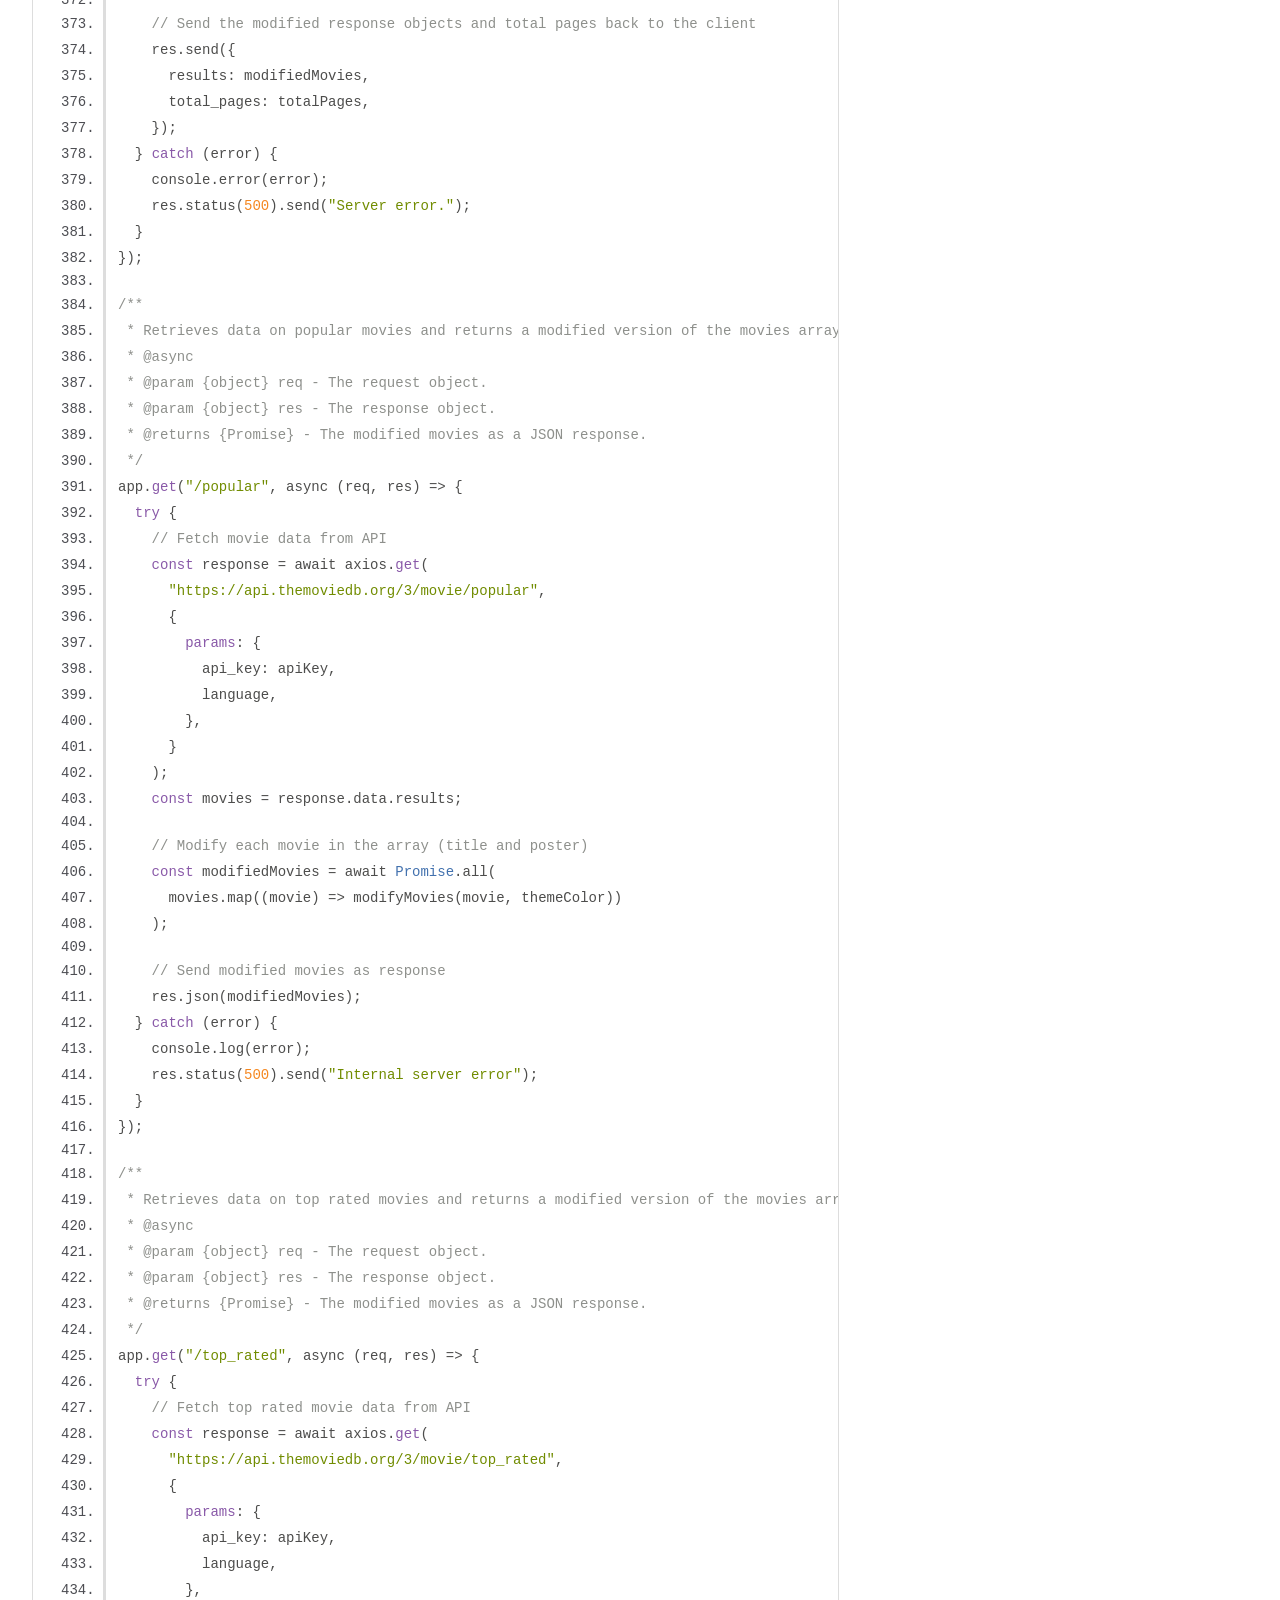
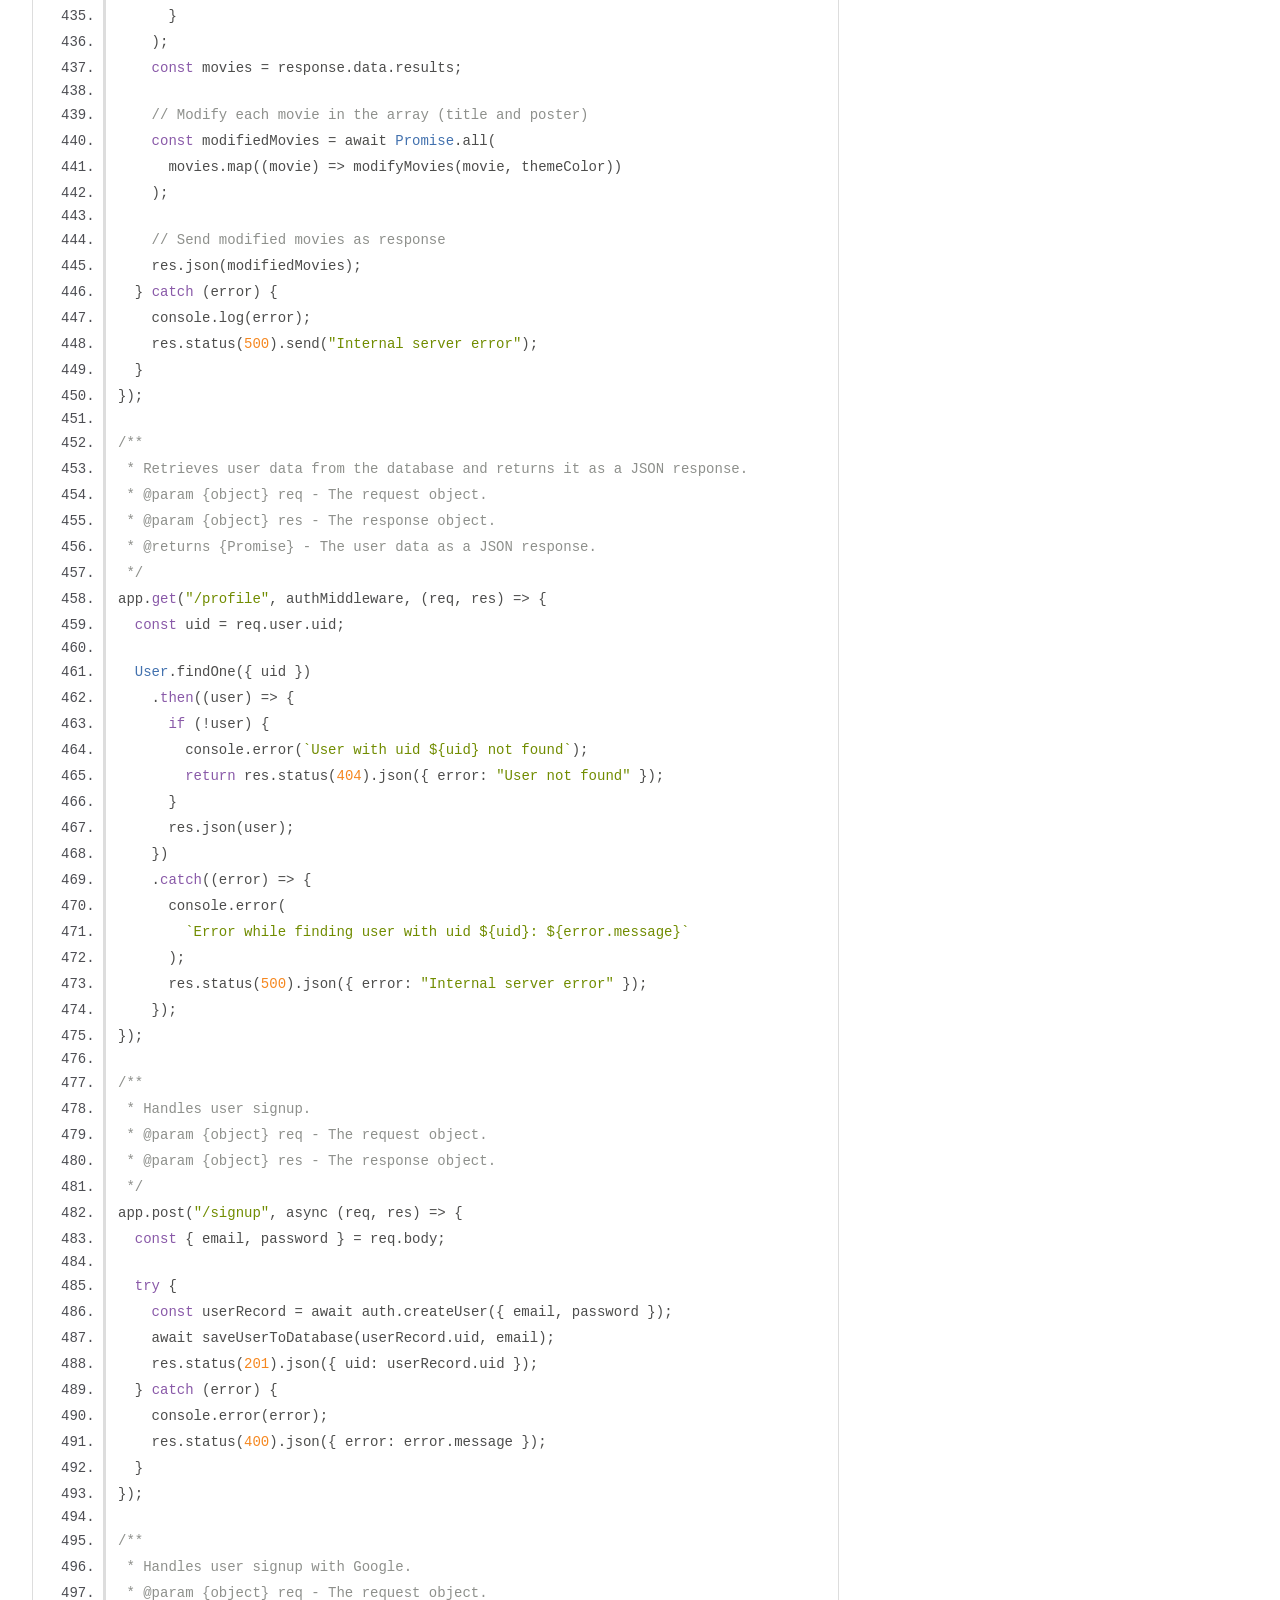
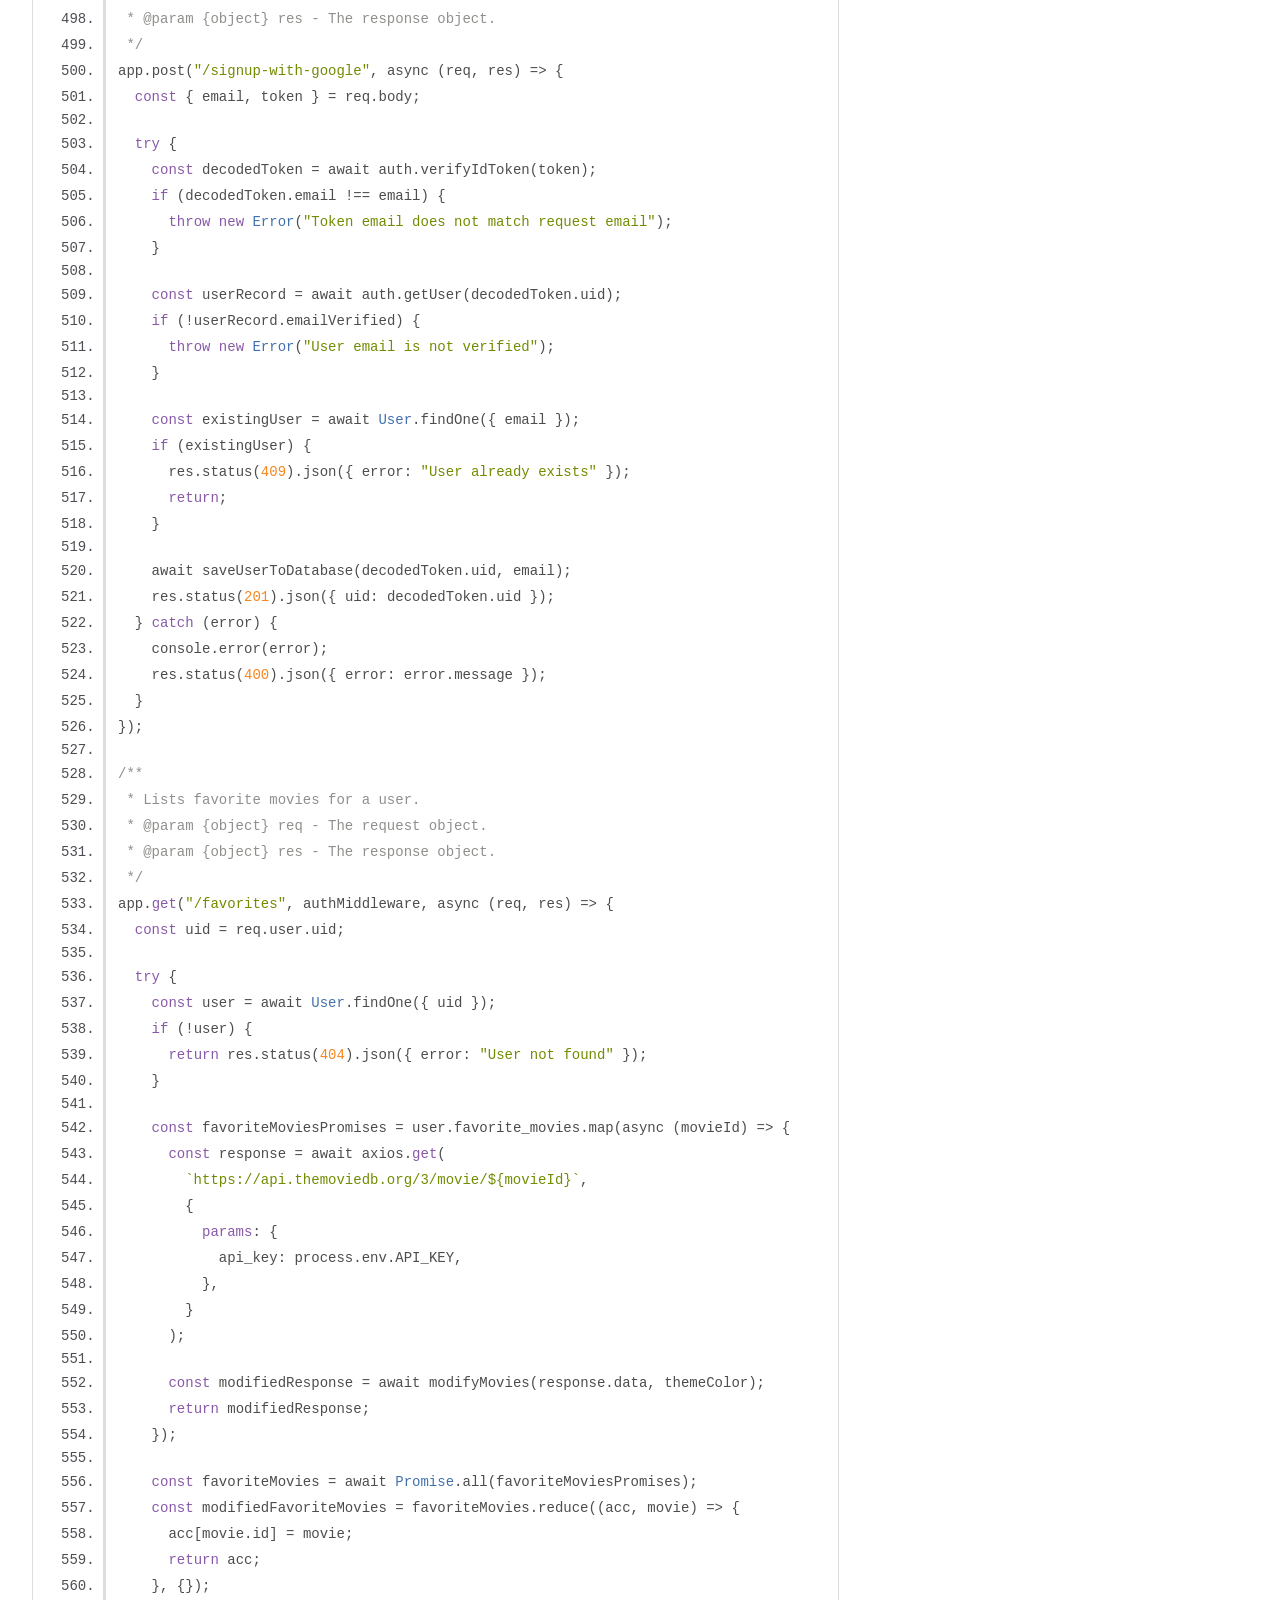
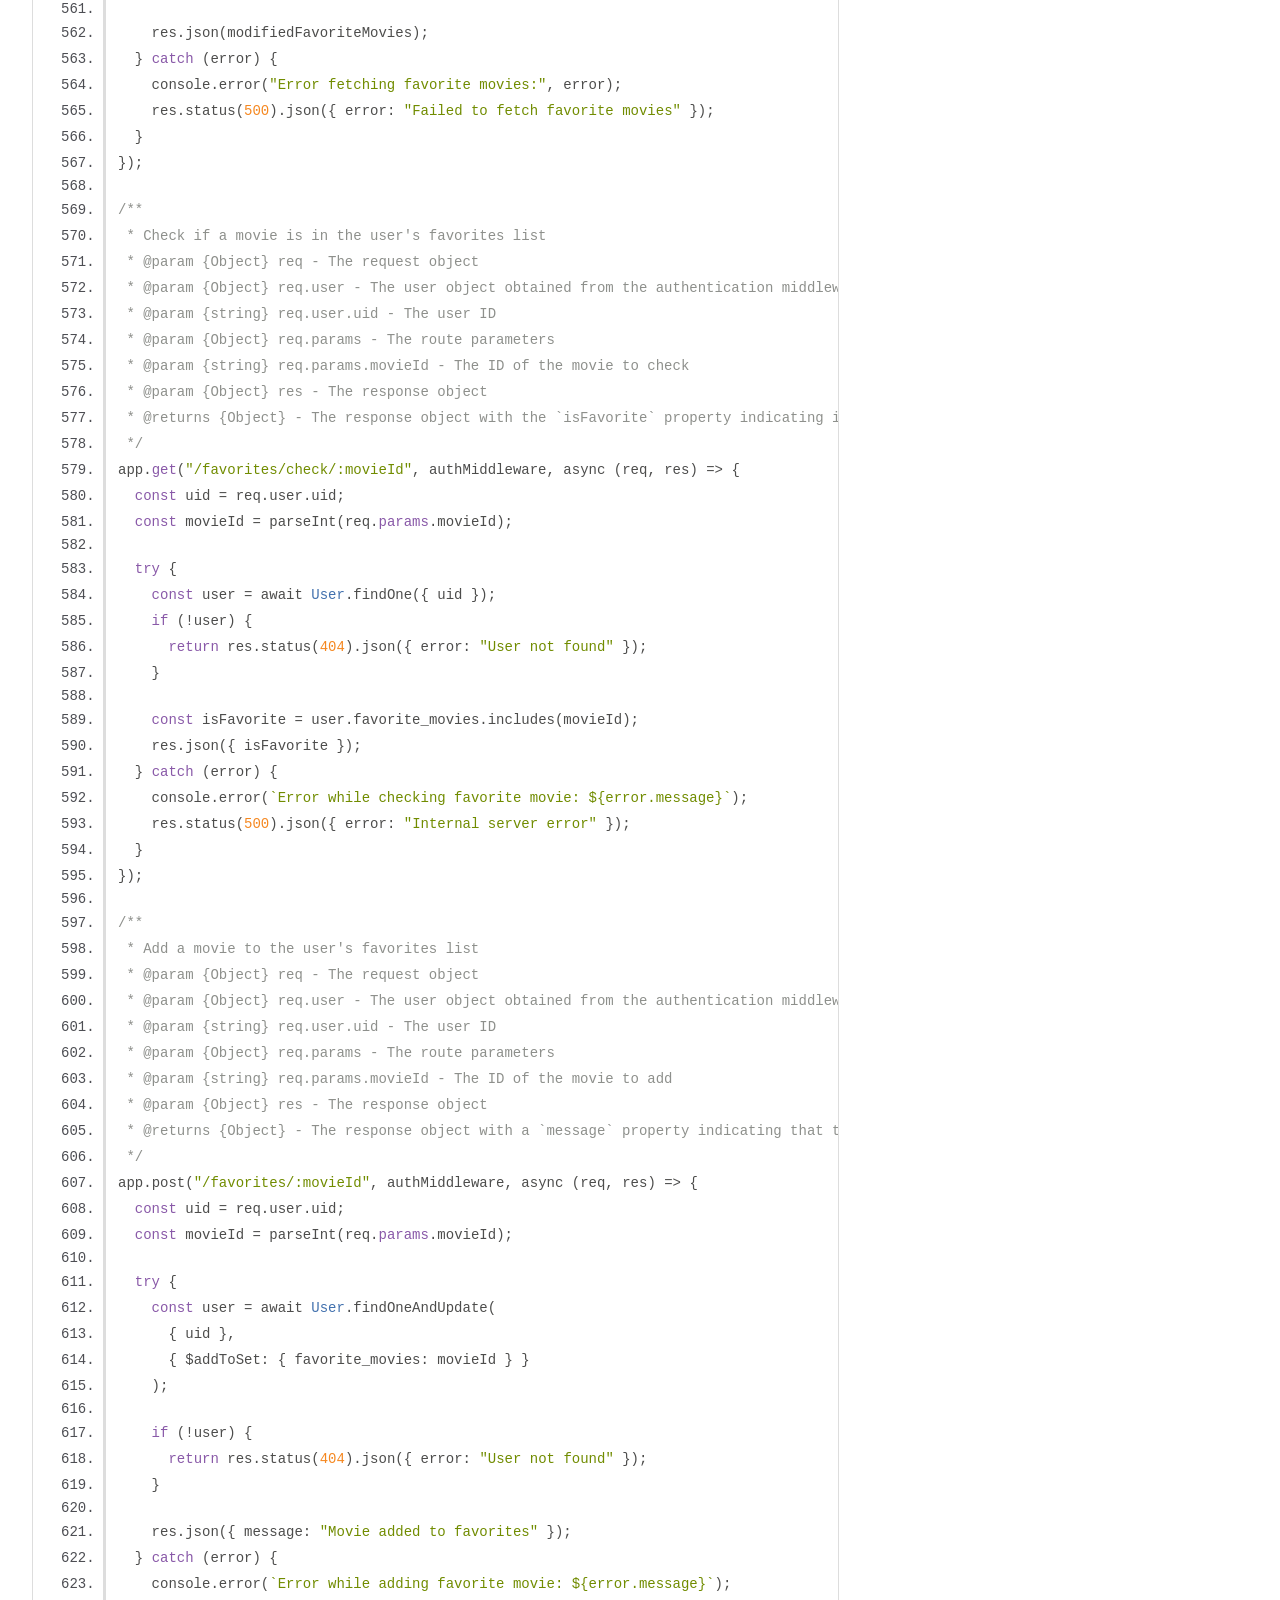
<file: docs/index.js.html>
<!DOCTYPE html>
<html lang="en">
<head>
    <meta charset="utf-8">
    <title>JSDoc: Source: index.js</title>

    <script src="scripts/prettify/prettify.js"> </script>
    <script src="scripts/prettify/lang-css.js"> </script>
    <!--[if lt IE 9]>
      <script src="//html5shiv.googlecode.com/svn/trunk/html5.js"></script>
    <![endif]-->
    <link type="text/css" rel="stylesheet" href="styles/prettify-tomorrow.css">
    <link type="text/css" rel="stylesheet" href="styles/jsdoc-default.css">
</head>

<body>

<div id="main">

    <h1 class="page-title">Source: index.js</h1>

    



    
    <section>
        <article>
            <pre class="prettyprint source linenums"><code>/**
 * Import required modules
 */
const axios = require("axios");
const express = require("express");
const sharp = require("sharp");
const admin = require("firebase-admin");
const { MongoClient, ServerApiVersion } = require("mongodb");
const mongoose = require("mongoose");
require("dotenv").config();

/**
 * Initialize the app and set middleware
 */
const app = express();
app.use(express.static("./public"));
app.use("/firebaseConfig", express.static("firebaseConfig.json"));
const bodyParser = require("body-parser");
app.use(bodyParser.json());

/**
 * Initialize variables and constants
 */
let themeColor = "green";
const apiEndpoint = "https://api.themoviedb.org/3/movie/{movieId}";
const apiKey = process.env.API_KEY;
const dbUser = process.env.DB_USERNAME;
const dbPassword = process.env.DB_PASSWORD;
const language = "en-US";

/**
 * Connect to the database
 */
const uri = `mongodb+srv://${dbUser}:${dbPassword}@clusterchromaticcinema.cdhfty9.mongodb.net/ClusterChromaticCinema?retryWrites=true&amp;w=majority`;
mongoose.connect(uri, { useNewUrlParser: true, useUnifiedTopology: true });
const db = mongoose.connection;
db.on("error", console.error.bind(console, "MongoDB connection error:"));
db.once("open", () => console.log("Connected to MongoDB"));

/**
 * Define the User schema for the database
 */
const userSchema = new mongoose.Schema({
  uid: { type: String, required: true, unique: true },
  email: { type: String, required: true, unique: true },
  favorite_movies: { type: [Number], default: [] },
});
const User = mongoose.model("User", userSchema);

/**
 * Initialize Firebase Admin and set the auth middleware
 */
const serviceAccount = require("../chromatic-cinema-firebase-adminsdk-i6t8s-49bf2f33ad.json");
admin.initializeApp({
  credential: admin.credential.cert(serviceAccount),
});
const auth = admin.auth();
/**
 * Authorization middleware
 * @param {Object} req - The request object
 * @param {Object} res - The response object
 * @param {function} next - The next function to call
 * @returns {Promise} Promise representing the authorization middleware
 */
const authMiddleware = async (req, res, next) => {
  const authHeader = req.headers.authorization;
  if (!authHeader) {
    return res.status(401).send("Unauthorized");
  }
  const token = authHeader.split(" ")[1];
  try {
    const decodedToken = await admin.auth().verifyIdToken(token);
    req.user = decodedToken;
    next();
  } catch (error) {
    console.log(error);
    res.status(401).send("Unauthorized");
  }
};

/**
 * Save the user to the MongoDB database
 * @param {string} uid - The user ID
 * @param {string} email - The user email
 * @returns {Promise} Promise representing the saveUserToDatabase function
 */
async function saveUserToDatabase(uid, email) {
  const newUser = new User({
    uid: uid,
    email: email,
    favorite_movies: [],
  });
  try {
    await newUser.save();
    console.log(`User with uid ${uid} saved to the database`);
  } catch (error) {
    console.error(`Error while saving user with uid ${uid}: ${error.message}`);
  }
}

/**
 * Define a set of color synonyms for each color
 */
const colorSynonyms = {
  red: ["Crimson", "Scarlet", "Burgundy", "Cherry", "Ruby", "Rose", "Maroon"],
  blue: ["Navy", "Azure", "Cobalt", "Indigo", "Sapphire", "Sky", "Cerulean"],
  green: ["Emerald", "Olive", "Lime", "Forest", "Sage", "Chartreuse", "Kelly"],
  yellow: ["Gold", "Lemon", "Canary", "Amber", "Mustard", "Butter", "Blonde"],
  purple: ["Lavender", "Violet", "Mauve", "Plum", "Grape", "Lilac", "Amethyst"],
};

/**
 * Modify the given movie title by replacing a random word with a synonym of the specified color.
 * If the title has only one word, the synonym is added either to the beginning or the end of the title.
 *
 * @param {string} title - The original movie title to modify.
 * @param {string} color - The color to use for generating a synonym.
 * @returns {string} The modified movie title.
 */
function modifyTitle(title, color) {
  /**
   * An object that maps colors to arrays of synonyms.
   * @type {Object.&lt;string, string[]>}
   */
  const synonyms = colorSynonyms[color];

  /**
   * A random synonym of the specified color.
   * @type {string}
   */
  const pickedSynonym = synonyms[Math.floor(Math.random() * synonyms.length)];

  /**
   * An array of words in the original movie title.
   * @type {string[]}
   */
  const words = title.split(" ");

  if (words.length &lt; 2) {
    if (Math.random() &lt; 0.5) {
      words.unshift(pickedSynonym);
    } else {
      words.push(pickedSynonym);
    }
    return words.join(" ");
  } else {
    const randomIndex = Math.floor(Math.random() * words.length);
    words[randomIndex] = pickedSynonym;
    return words.join(" ");
  }
}

/**
 * Pick a random hex value between #300000 and #FF0000 for red, #000030 and #0000FF for blue,
 * #003000 and #00FF00 for green, #303000 and #FFFF00 for yellow, and #300030 and #FF00FF for purple.
 * The picked hex value is used to generate a color tint for the movie poster.
 *
 * @param {string} color - The color for which to generate a color tint.
 * @returns {string} The generated color tint in the format "#RRGGBB".
 */
function pickColorTint(color) {
  /**
   * The minimum hex value for the specified color.
   * @type {number}
   */
  const min = parseInt("30", 16);

  /**
   * The maximum hex value for the specified color.
   * @type {number}
   */
  const max = parseInt("FF", 16);

  /**
   * A random hex value between min and max.
   * @type {number}
   */
  const randomValue = Math.floor(Math.random() * (max - min + 1)) + min;

  /**
   * The picked hex value in string format.
   * @type {string}
   */
  const randomHex = randomValue.toString(16);

  switch (color) {
    case "red":
      return "#" + randomHex + "0000";
    case "blue":
      return "#0000" + randomHex;
    case "green":
      return "#00" + randomHex + "00";
    case "yellow":
      return "#" + randomHex + randomHex + "00";
    case "purple":
      return "#" + randomHex + "00" + randomHex;
    default:
      return "#000000";
  }
}

/**
 * Applies a color tint to an image using Sharp.
 * @async
 * @function applyColorTint
 * @param {string} imageUrl - The URL of the image to be tinted.
 * @param {string} color - The color to tint the image with.
 * @returns {Promise&lt;Buffer>} - A promise that resolves with the tinted image buffer.
 */
async function applyColorTint(imageUrl, color) {
  const imageBuffer = await axios.get(
    "https://image.tmdb.org/t/p/w500/" + imageUrl,
    {
      responseType: "arraybuffer",
    }
  );
  const tintedImageBuffer = await sharp(imageBuffer.data)
    .tint(pickColorTint(color))
    .toBuffer();
  return tintedImageBuffer;
}

/**
 * Modifies a movie's title and poster image by applying a color tint to the poster.
 * @async
 * @function modifyMovies
 * @param {Object} element - The movie to be modified.
 * @param {string} color - The color to tint the poster image with.
 * @returns {Promise&lt;Object>} - A promise that resolves with the modified movie object.
 */
async function modifyMovies(element, color) {
  const { original_title, poster_path } = element;

  const modifiedTitle = modifyTitle(original_title, color);
  const tintedImageBuffer = await applyColorTint(poster_path, color);

  const base64Image = Buffer.from(tintedImageBuffer).toString("base64");
  const dataUrl = `data:image/jpeg;base64,${base64Image}`;

  const modifiedResponse = {
    ...element,
    title: modifiedTitle,
    poster: dataUrl,
  };

  return modifiedResponse;
}

/**
 * Sets the theme color for the server.
 * @function setThemeColor
 * @param {string} color - The color to set the theme to.
 * @returns {void}
 */
function setThemeColor(color) {
  themeColor = color;
}

/**
 * Gets the theme color for the server.
 * @function getThemeColor
 * @returns {Object} - An object containing the theme color.
 */
function getThemeColor() {
  return { color: themeColor };
}

/**
 * Set the theme color for the server
 * @param {string} color - The color to set as the theme
 * @returns {void}
 */
app.post("/theme", (req, res) => {
  setThemeColor(req.body.color);
  res.send(getThemeColor());
});

/**
 * Get the theme color for the server
 * @returns {string} - The current theme color
 */
app.get("/theme", (req, res) => {
  res.send(getThemeColor());
});

/**
 * Serve the homepage
 * @returns {void}
 */
app.get("/", (req, res) => {
  res.sendFile(__dirname + "/public/index.html");
});

/**
 * API endpoint to fetch movie data
 * @param {object} req - The request object
 * @param {object} res - The response object
 * @returns {object} - The modified movie data
 */
app.get("/movie/:id", authMiddleware, async (req, res) => {
  const { id } = req.params;

  try {
    // Fetch movie data from API
    const response = await axios.get(
      `https://api.themoviedb.org/3/movie/${id}`,
      {
        params: {
          api_key: apiKey,
          language,
        },
      }
    );
    const movie = response.data;

    // Modify the movie using modifyMovies function
    const modifiedMovie = await modifyMovies(movie, themeColor);

    // Send modified response as JSON
    res.json(modifiedMovie);
  } catch (error) {
    console.log(error);
    res.status(500).send("Internal server error");
  }
});

/**
 * API endpoint to search for movies with pagination
 * @param {object} req - The request object
 * @param {object} res - The response object
 * @returns {object} - The modified movie search results and total pages
 */
app.get("/search/:query/:page", authMiddleware, async (req, res) => {
  const { query, page } = req.params;

  // Set the number of results per page
  const perPage = 6;

  try {
    // Fetch movie data from API with pagination
    const response = await axios.get(
      "https://api.themoviedb.org/3/search/movie",
      {
        params: {
          api_key: apiKey,
          language,
          query,
          page,
        },
      }
    );

    // Extract the movies from the API response and filter out movies with NULL posters
    const allMovies = response.data.results.filter(
      (movie) => movie.poster_path !== null
    );

    // Calculate the total number of pages
    const totalPages = Math.ceil(allMovies.length / perPage);

    // Calculate the start and end index for slicing the results
    const startIndex = (page - 1) * perPage;
    const endIndex = startIndex + perPage;

    // Limit the number of results by slicing the array
    const movies = allMovies.slice(startIndex, endIndex);

    // Modify each movie in the array using the modifyMovies function
    const modifiedMovies = await Promise.all(
      movies.map((movie) => modifyMovies(movie, themeColor))
    );

    // Send the modified response objects and total pages back to the client
    res.send({
      results: modifiedMovies,
      total_pages: totalPages,
    });
  } catch (error) {
    console.error(error);
    res.status(500).send("Server error.");
  }
});

/**
 * Retrieves data on popular movies and returns a modified version of the movies array.
 * @async
 * @param {object} req - The request object.
 * @param {object} res - The response object.
 * @returns {Promise} - The modified movies as a JSON response.
 */
app.get("/popular", async (req, res) => {
  try {
    // Fetch movie data from API
    const response = await axios.get(
      "https://api.themoviedb.org/3/movie/popular",
      {
        params: {
          api_key: apiKey,
          language,
        },
      }
    );
    const movies = response.data.results;

    // Modify each movie in the array (title and poster)
    const modifiedMovies = await Promise.all(
      movies.map((movie) => modifyMovies(movie, themeColor))
    );

    // Send modified movies as response
    res.json(modifiedMovies);
  } catch (error) {
    console.log(error);
    res.status(500).send("Internal server error");
  }
});

/**
 * Retrieves data on top rated movies and returns a modified version of the movies array.
 * @async
 * @param {object} req - The request object.
 * @param {object} res - The response object.
 * @returns {Promise} - The modified movies as a JSON response.
 */
app.get("/top_rated", async (req, res) => {
  try {
    // Fetch top rated movie data from API
    const response = await axios.get(
      "https://api.themoviedb.org/3/movie/top_rated",
      {
        params: {
          api_key: apiKey,
          language,
        },
      }
    );
    const movies = response.data.results;

    // Modify each movie in the array (title and poster)
    const modifiedMovies = await Promise.all(
      movies.map((movie) => modifyMovies(movie, themeColor))
    );

    // Send modified movies as response
    res.json(modifiedMovies);
  } catch (error) {
    console.log(error);
    res.status(500).send("Internal server error");
  }
});

/**
 * Retrieves user data from the database and returns it as a JSON response.
 * @param {object} req - The request object.
 * @param {object} res - The response object.
 * @returns {Promise} - The user data as a JSON response.
 */
app.get("/profile", authMiddleware, (req, res) => {
  const uid = req.user.uid;

  User.findOne({ uid })
    .then((user) => {
      if (!user) {
        console.error(`User with uid ${uid} not found`);
        return res.status(404).json({ error: "User not found" });
      }
      res.json(user);
    })
    .catch((error) => {
      console.error(
        `Error while finding user with uid ${uid}: ${error.message}`
      );
      res.status(500).json({ error: "Internal server error" });
    });
});

/**
 * Handles user signup.
 * @param {object} req - The request object.
 * @param {object} res - The response object.
 */
app.post("/signup", async (req, res) => {
  const { email, password } = req.body;

  try {
    const userRecord = await auth.createUser({ email, password });
    await saveUserToDatabase(userRecord.uid, email);
    res.status(201).json({ uid: userRecord.uid });
  } catch (error) {
    console.error(error);
    res.status(400).json({ error: error.message });
  }
});

/**
 * Handles user signup with Google.
 * @param {object} req - The request object.
 * @param {object} res - The response object.
 */
app.post("/signup-with-google", async (req, res) => {
  const { email, token } = req.body;

  try {
    const decodedToken = await auth.verifyIdToken(token);
    if (decodedToken.email !== email) {
      throw new Error("Token email does not match request email");
    }

    const userRecord = await auth.getUser(decodedToken.uid);
    if (!userRecord.emailVerified) {
      throw new Error("User email is not verified");
    }

    const existingUser = await User.findOne({ email });
    if (existingUser) {
      res.status(409).json({ error: "User already exists" });
      return;
    }

    await saveUserToDatabase(decodedToken.uid, email);
    res.status(201).json({ uid: decodedToken.uid });
  } catch (error) {
    console.error(error);
    res.status(400).json({ error: error.message });
  }
});

/**
 * Lists favorite movies for a user.
 * @param {object} req - The request object.
 * @param {object} res - The response object.
 */
app.get("/favorites", authMiddleware, async (req, res) => {
  const uid = req.user.uid;

  try {
    const user = await User.findOne({ uid });
    if (!user) {
      return res.status(404).json({ error: "User not found" });
    }

    const favoriteMoviesPromises = user.favorite_movies.map(async (movieId) => {
      const response = await axios.get(
        `https://api.themoviedb.org/3/movie/${movieId}`,
        {
          params: {
            api_key: process.env.API_KEY,
          },
        }
      );

      const modifiedResponse = await modifyMovies(response.data, themeColor);
      return modifiedResponse;
    });

    const favoriteMovies = await Promise.all(favoriteMoviesPromises);
    const modifiedFavoriteMovies = favoriteMovies.reduce((acc, movie) => {
      acc[movie.id] = movie;
      return acc;
    }, {});

    res.json(modifiedFavoriteMovies);
  } catch (error) {
    console.error("Error fetching favorite movies:", error);
    res.status(500).json({ error: "Failed to fetch favorite movies" });
  }
});

/**
 * Check if a movie is in the user's favorites list
 * @param {Object} req - The request object
 * @param {Object} req.user - The user object obtained from the authentication middleware
 * @param {string} req.user.uid - The user ID
 * @param {Object} req.params - The route parameters
 * @param {string} req.params.movieId - The ID of the movie to check
 * @param {Object} res - The response object
 * @returns {Object} - The response object with the `isFavorite` property indicating if the movie is in the user's favorites list or not
 */
app.get("/favorites/check/:movieId", authMiddleware, async (req, res) => {
  const uid = req.user.uid;
  const movieId = parseInt(req.params.movieId);

  try {
    const user = await User.findOne({ uid });
    if (!user) {
      return res.status(404).json({ error: "User not found" });
    }

    const isFavorite = user.favorite_movies.includes(movieId);
    res.json({ isFavorite });
  } catch (error) {
    console.error(`Error while checking favorite movie: ${error.message}`);
    res.status(500).json({ error: "Internal server error" });
  }
});

/**
 * Add a movie to the user's favorites list
 * @param {Object} req - The request object
 * @param {Object} req.user - The user object obtained from the authentication middleware
 * @param {string} req.user.uid - The user ID
 * @param {Object} req.params - The route parameters
 * @param {string} req.params.movieId - The ID of the movie to add
 * @param {Object} res - The response object
 * @returns {Object} - The response object with a `message` property indicating that the movie has been added to the user's favorites list
 */
app.post("/favorites/:movieId", authMiddleware, async (req, res) => {
  const uid = req.user.uid;
  const movieId = parseInt(req.params.movieId);

  try {
    const user = await User.findOneAndUpdate(
      { uid },
      { $addToSet: { favorite_movies: movieId } }
    );

    if (!user) {
      return res.status(404).json({ error: "User not found" });
    }

    res.json({ message: "Movie added to favorites" });
  } catch (error) {
    console.error(`Error while adding favorite movie: ${error.message}`);
    res.status(500).json({ error: "Internal server error" });
  }
});

/**
 * Delete a movie from the user's favorites list.
 *
 * @route DELETE /favorites/:movieId
 * @param {Object} req - The request object.
 * @param {Object} req.user - The user object obtained from the authentication middleware.
 * @param {string} req.user.uid - The UID of the authenticated user.
 * @param {Object} req.params - The request parameters.
 * @param {number} req.params.movieId - The ID of the movie to be removed.
 * @param {Object} res - The response object.
 * @returns {Object} The response object containing a message indicating that the movie has been removed from the user's favorites list.
 * @throws {Object} An error object containing the error message.
 */
app.delete("/favorites/:movieId", authMiddleware, async (req, res) => {
  const uid = req.user.uid;
  const movieId = parseInt(req.params.movieId);

  try {
    const user = await User.findOneAndUpdate(
      { uid },
      { $pull: { favorite_movies: movieId } }
    );

    if (!user) {
      return res.status(404).json({ error: "User not found" });
    }

    res.json({ message: "Movie removed from favorites" });
  } catch (error) {
    console.error(`Error while removing favorite movie: ${error.message}`);
    res.status(500).json({ error: "Internal server error" });
  }
});

/**
 * Check if a given email exists in the database.
 *
 * @route GET /check-email/:email
 * @param {Object} req - The request object.
 * @param {Object} req.params - The request parameters.
 * @param {string} req.params.email - The email to be checked.
 * @param {Object} res - The response object.
 * @returns {Object} The response object containing a boolean indicating whether the email exists in the database or not.
 * @throws {Object} An error object containing the error message.
 */
app.get("/check-email/:email", async (req, res) => {
  const email = req.params.email;

  try {
    const user = await User.findOne({ email });
    if (user) {
      res.json({ exists: true });
    } else {
      res.json({ exists: false });
    }
  } catch (error) {
    console.error(`Error while checking email: ${error.message}`);
    res.status(500).json({ error: "Internal server error" });
  }
});

/**
 * Start the server and listen for incoming requests.
 *
 * @param {number} [port=3001] - The port on which the server will listen for incoming requests.
 * @returns {void}
 */
const port = process.env.PORT || 3001;
app.listen(port, () => {
  console.log(`Server listening on port http://localhost:${port}`);
});
</code></pre>
        </article>
    </section>




</div>

<nav>
    <h2><a href="index.html">Home</a></h2><h3>Global</h3><ul><li><a href="global.html#app">app</a></li><li><a href="global.html#applyColorTint">applyColorTint</a></li><li><a href="global.html#authMiddleware">authMiddleware</a></li><li><a href="global.html#axios">axios</a></li><li><a href="global.html#colorSynonyms">colorSynonyms</a></li><li><a href="global.html#getThemeColor">getThemeColor</a></li><li><a href="global.html#modifyMovies">modifyMovies</a></li><li><a href="global.html#modifyTitle">modifyTitle</a></li><li><a href="global.html#pickColorTint">pickColorTint</a></li><li><a href="global.html#port">port</a></li><li><a href="global.html#saveUserToDatabase">saveUserToDatabase</a></li><li><a href="global.html#serviceAccount">serviceAccount</a></li><li><a href="global.html#setThemeColor">setThemeColor</a></li><li><a href="global.html#themeColor">themeColor</a></li><li><a href="global.html#uri">uri</a></li><li><a href="global.html#userSchema">userSchema</a></li></ul>
</nav>

<br class="clear">

<footer>
    Documentation generated by <a href="https://github.com/jsdoc/jsdoc">JSDoc 4.0.2</a> on Mon May 01 2023 21:57:13 GMT-0400 (Eastern Daylight Time)
</footer>

<script> prettyPrint(); </script>
<script src="scripts/linenumber.js"> </script>
</body>
</html>
</file>
<file: docs/styles/prettify-tomorrow.css>
/* Tomorrow Theme */
/* Original theme - https://github.com/chriskempson/tomorrow-theme */
/* Pretty printing styles. Used with prettify.js. */
/* SPAN elements with the classes below are added by prettyprint. */
/* plain text */
.pln {
  color: #4d4d4c; }

@media screen {
  /* string content */
  .str {
    color: #718c00; }

  /* a keyword */
  .kwd {
    color: #8959a8; }

  /* a comment */
  .com {
    color: #8e908c; }

  /* a type name */
  .typ {
    color: #4271ae; }

  /* a literal value */
  .lit {
    color: #f5871f; }

  /* punctuation */
  .pun {
    color: #4d4d4c; }

  /* lisp open bracket */
  .opn {
    color: #4d4d4c; }

  /* lisp close bracket */
  .clo {
    color: #4d4d4c; }

  /* a markup tag name */
  .tag {
    color: #c82829; }

  /* a markup attribute name */
  .atn {
    color: #f5871f; }

  /* a markup attribute value */
  .atv {
    color: #3e999f; }

  /* a declaration */
  .dec {
    color: #f5871f; }

  /* a variable name */
  .var {
    color: #c82829; }

  /* a function name */
  .fun {
    color: #4271ae; } }
/* Use higher contrast and text-weight for printable form. */
@media print, projection {
  .str {
    color: #060; }

  .kwd {
    color: #006;
    font-weight: bold; }

  .com {
    color: #600;
    font-style: italic; }

  .typ {
    color: #404;
    font-weight: bold; }

  .lit {
    color: #044; }

  .pun, .opn, .clo {
    color: #440; }

  .tag {
    color: #006;
    font-weight: bold; }

  .atn {
    color: #404; }

  .atv {
    color: #060; } }
/* Style */
/*
pre.prettyprint {
  background: white;
  font-family: Consolas, Monaco, 'Andale Mono', monospace;
  font-size: 12px;
  line-height: 1.5;
  border: 1px solid #ccc;
  padding: 10px; }
*/

/* Specify class=linenums on a pre to get line numbering */
ol.linenums {
  margin-top: 0;
  margin-bottom: 0; }

/* IE indents via margin-left */
li.L0,
li.L1,
li.L2,
li.L3,
li.L4,
li.L5,
li.L6,
li.L7,
li.L8,
li.L9 {
  /* */ }

/* Alternate shading for lines */
li.L1,
li.L3,
li.L5,
li.L7,
li.L9 {
  /* */ }
</file>
<file: docs/styles/jsdoc-default.css>
@font-face {
    font-family: 'Open Sans';
    font-weight: normal;
    font-style: normal;
    src: url('../fonts/OpenSans-Regular-webfont.eot');
    src:
        local('Open Sans'),
        local('OpenSans'),
        url('../fonts/OpenSans-Regular-webfont.eot?#iefix') format('embedded-opentype'),
        url('../fonts/OpenSans-Regular-webfont.woff') format('woff'),
        url('../fonts/OpenSans-Regular-webfont.svg#open_sansregular') format('svg');
}

@font-face {
    font-family: 'Open Sans Light';
    font-weight: normal;
    font-style: normal;
    src: url('../fonts/OpenSans-Light-webfont.eot');
    src:
        local('Open Sans Light'),
        local('OpenSans Light'),
        url('../fonts/OpenSans-Light-webfont.eot?#iefix') format('embedded-opentype'),
        url('../fonts/OpenSans-Light-webfont.woff') format('woff'),
        url('../fonts/OpenSans-Light-webfont.svg#open_sanslight') format('svg');
}

html
{
    overflow: auto;
    background-color: #fff;
    font-size: 14px;
}

body
{
    font-family: 'Open Sans', sans-serif;
    line-height: 1.5;
    color: #4d4e53;
    background-color: white;
}

a, a:visited, a:active {
    color: #0095dd;
    text-decoration: none;
}

a:hover {
    text-decoration: underline;
}

header
{
    display: block;
    padding: 0px 4px;
}

tt, code, kbd, samp {
    font-family: Consolas, Monaco, 'Andale Mono', monospace;
}

.class-description {
    font-size: 130%;
    line-height: 140%;
    margin-bottom: 1em;
    margin-top: 1em;
}

.class-description:empty {
    margin: 0;
}

#main {
    float: left;
    width: 70%;
}

article dl {
    margin-bottom: 40px;
}

article img {
  max-width: 100%;
}

section
{
    display: block;
    background-color: #fff;
    padding: 12px 24px;
    border-bottom: 1px solid #ccc;
    margin-right: 30px;
}

.variation {
    display: none;
}

.signature-attributes {
    font-size: 60%;
    color: #aaa;
    font-style: italic;
    font-weight: lighter;
}

nav
{
    display: block;
    float: right;
    margin-top: 28px;
    width: 30%;
    box-sizing: border-box;
    border-left: 1px solid #ccc;
    padding-left: 16px;
}

nav ul {
    font-family: 'Lucida Grande', 'Lucida Sans Unicode', arial, sans-serif;
    font-size: 100%;
    line-height: 17px;
    padding: 0;
    margin: 0;
    list-style-type: none;
}

nav ul a, nav ul a:visited, nav ul a:active {
    font-family: Consolas, Monaco, 'Andale Mono', monospace;
    line-height: 18px;
    color: #4D4E53;
}

nav h3 {
    margin-top: 12px;
}

nav li {
    margin-top: 6px;
}

footer {
    display: block;
    padding: 6px;
    margin-top: 12px;
    font-style: italic;
    font-size: 90%;
}

h1, h2, h3, h4 {
    font-weight: 200;
    margin: 0;
}

h1
{
    font-family: 'Open Sans Light', sans-serif;
    font-size: 48px;
    letter-spacing: -2px;
    margin: 12px 24px 20px;
}

h2, h3.subsection-title
{
    font-size: 30px;
    font-weight: 700;
    letter-spacing: -1px;
    margin-bottom: 12px;
}

h3
{
    font-size: 24px;
    letter-spacing: -0.5px;
    margin-bottom: 12px;
}

h4
{
    font-size: 18px;
    letter-spacing: -0.33px;
    margin-bottom: 12px;
    color: #4d4e53;
}

h5, .container-overview .subsection-title
{
    font-size: 120%;
    font-weight: bold;
    letter-spacing: -0.01em;
    margin: 8px 0 3px 0;
}

h6
{
    font-size: 100%;
    letter-spacing: -0.01em;
    margin: 6px 0 3px 0;
    font-style: italic;
}

table
{
    border-spacing: 0;
    border: 0;
    border-collapse: collapse;
}

td, th
{
    border: 1px solid #ddd;
    margin: 0px;
    text-align: left;
    vertical-align: top;
    padding: 4px 6px;
    display: table-cell;
}

thead tr
{
    background-color: #ddd;
    font-weight: bold;
}

th { border-right: 1px solid #aaa; }
tr > th:last-child { border-right: 1px solid #ddd; }

.ancestors, .attribs { color: #999; }
.ancestors a, .attribs a
{
    color: #999 !important;
    text-decoration: none;
}

.clear
{
    clear: both;
}

.important
{
    font-weight: bold;
    color: #950B02;
}

.yes-def {
    text-indent: -1000px;
}

.type-signature {
    color: #aaa;
}

.name, .signature {
    font-family: Consolas, Monaco, 'Andale Mono', monospace;
}

.details { margin-top: 14px; border-left: 2px solid #DDD; }
.details dt { width: 120px; float: left; padding-left: 10px;  padding-top: 6px; }
.details dd { margin-left: 70px; }
.details ul { margin: 0; }
.details ul { list-style-type: none; }
.details li { margin-left: 30px; padding-top: 6px; }
.details pre.prettyprint { margin: 0 }
.details .object-value { padding-top: 0; }

.description {
    margin-bottom: 1em;
    margin-top: 1em;
}

.code-caption
{
    font-style: italic;
    font-size: 107%;
    margin: 0;
}

.source
{
    border: 1px solid #ddd;
    width: 80%;
    overflow: auto;
}

.prettyprint.source {
    width: inherit;
}

.source code
{
    font-size: 100%;
    line-height: 18px;
    display: block;
    padding: 4px 12px;
    margin: 0;
    background-color: #fff;
    color: #4D4E53;
}

.prettyprint code span.line
{
  display: inline-block;
}

.prettyprint.linenums
{
  padding-left: 70px;
  -webkit-user-select: none;
  -moz-user-select: none;
  -ms-user-select: none;
  user-select: none;
}

.prettyprint.linenums ol
{
  padding-left: 0;
}

.prettyprint.linenums li
{
  border-left: 3px #ddd solid;
}

.prettyprint.linenums li.selected,
.prettyprint.linenums li.selected *
{
  background-color: lightyellow;
}

.prettyprint.linenums li *
{
  -webkit-user-select: text;
  -moz-user-select: text;
  -ms-user-select: text;
  user-select: text;
}

.params .name, .props .name, .name code {
    color: #4D4E53;
    font-family: Consolas, Monaco, 'Andale Mono', monospace;
    font-size: 100%;
}

.params td.description > p:first-child,
.props td.description > p:first-child
{
    margin-top: 0;
    padding-top: 0;
}

.params td.description > p:last-child,
.props td.description > p:last-child
{
    margin-bottom: 0;
    padding-bottom: 0;
}

.disabled {
    color: #454545;
}
</file>
